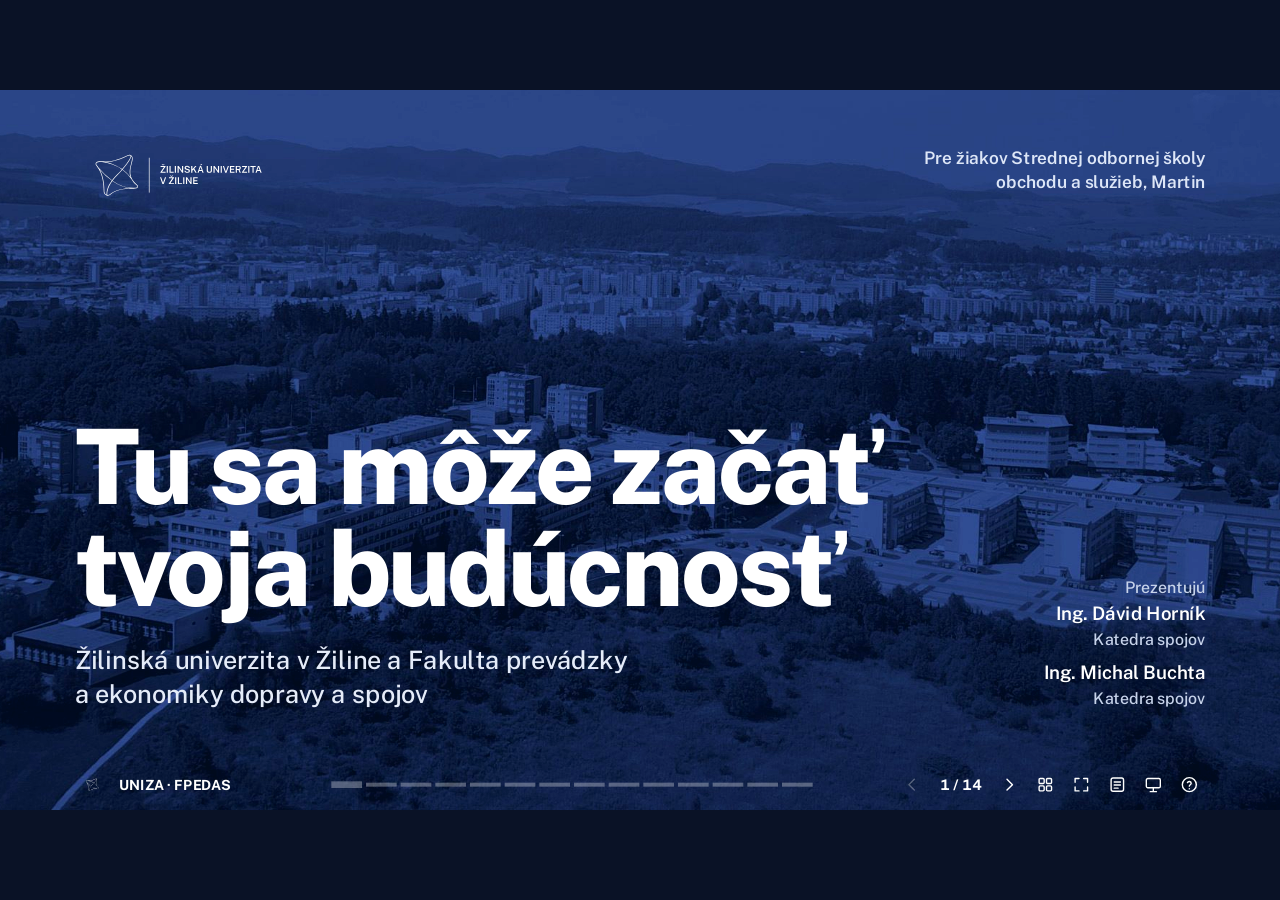
<file: index.html>
<!doctype html>
<html lang="sk">
<head>
<meta charset="utf-8">
<meta name="viewport" content="width=device-width, initial-scale=1">
<title>Študuj na UNIZA a FPEDAS: prezentácia pre SOŠ obchodu a služieb</title>
<meta name="description" content="Interaktívna prezentácia o štúdiu na Žilinskej univerzite v Žiline a Fakulte prevádzky a ekonomiky dopravy a spojov.">
<meta name="theme-color" content="#002D72">
<link rel="icon" href="assets/img/uniza-symbol.svg" type="image/svg+xml">
<link rel="stylesheet" href="css/styles.css">
</head>
<body>

<!-- jedna sada ikon (čiarová, hrúbka 1.8) -->
<svg width="0" height="0" style="position:absolute" aria-hidden="true" focusable="false">
  <symbol id="i-prev" viewBox="0 0 24 24"><path d="M15 5l-7 7 7 7"/></symbol>
  <symbol id="i-next" viewBox="0 0 24 24"><path d="M9 5l7 7-7 7"/></symbol>
  <symbol id="i-full" viewBox="0 0 24 24"><path d="M4 9V4h5M20 9V4h-5M4 15v5h5M20 15v5h-5"/></symbol>
  <symbol id="i-notes" viewBox="0 0 24 24"><rect x="4" y="3.5" width="16" height="17" rx="2.5"/><path d="M8 8.5h8M8 12.5h8M8 16.5h5"/></symbol>
  <symbol id="i-pres" viewBox="0 0 24 24"><rect x="3" y="4" width="18" height="12" rx="2"/><path d="M8 21h8M12 16v5"/></symbol>
  <symbol id="i-src" viewBox="0 0 24 24"><path d="M10 14a4.5 4.5 0 0 0 6.4 0l3-3a4.5 4.5 0 0 0-6.4-6.4l-1 1"/><path d="M14 10a4.5 4.5 0 0 0-6.4 0l-3 3a4.5 4.5 0 0 0 6.4 6.4l1-1"/></symbol>
  <symbol id="i-grid" viewBox="0 0 24 24"><rect x="4" y="4" width="6.5" height="6.5" rx="1.4"/><rect x="13.5" y="4" width="6.5" height="6.5" rx="1.4"/><rect x="4" y="13.5" width="6.5" height="6.5" rx="1.4"/><rect x="13.5" y="13.5" width="6.5" height="6.5" rx="1.4"/></symbol>
  <symbol id="i-help" viewBox="0 0 24 24"><circle cx="12" cy="12" r="9"/><path d="M9.6 9.4a2.5 2.5 0 0 1 4.8.9c0 1.7-2.4 2-2.4 3.6M12 17.2v.1"/></symbol>
  <symbol id="i-bus" viewBox="0 0 24 24"><path d="M5 4h14v12H5zM5 10h14M8 19v-3M16 19v-3M8 13h.01M16 13h.01"/></symbol>
  <symbol id="i-train" viewBox="0 0 24 24"><path d="M7 3h10v12H7zM7 9h10M10 12h.01M14 12h.01M8 15l-3 6M16 15l3 6M6 19h12"/></symbol>
  <symbol id="i-plane" viewBox="0 0 24 24"><path d="M21 12l-8-3V4.5a1.5 1.5 0 0 0-3 0V9l-7 3v2l7-1.5V18l-2.5 2v1.5L12 20l4.5 1.5V20L14 18v-5.5l7 1.5z"/></symbol>
  <symbol id="i-ship" viewBox="0 0 24 24"><path d="M3 15h18l-3 5H6zM6 15V9h12v6M12 9V3M12 3l5 3h-5M2 22c2 0 2-1 4-1s2 1 4 1 2-1 4-1 2 1 4 1 2-1 4-1"/></symbol>
  <symbol id="i-post" viewBox="0 0 24 24"><path d="M2 7h12v11H2zM2 7l6 5 6-5M17 8a4.5 4.5 0 0 1 0 7M19.6 5.5a8 8 0 0 1 0 12"/></symbol>
  <symbol id="i-econ" viewBox="0 0 24 24"><path d="M4 20V10M10 20V6M16 20v-8M3 20h18M14 4h6v6M20 4l-7 7"/></symbol>
  <symbol id="i-quant" viewBox="0 0 24 24"><path d="M17 4H6l6 8-6 8h11"/></symbol>
  <symbol id="i-ig" viewBox="0 0 24 24"><path d="M3 3h18v18H3zM12 8a4 4 0 1 0 0 8a4 4 0 1 0 0-8M17 6.5h.01"/></symbol>
  <symbol id="i-close" viewBox="0 0 24 24"><path d="M6 6l12 12M18 6L6 18"/></symbol>
  <symbol id="i-plus" viewBox="0 0 24 24"><path d="M12 5v14M5 12h14"/></symbol>
  <symbol id="i-minus" viewBox="0 0 24 24"><path d="M5 12h14"/></symbol>
  <symbol id="i-open" viewBox="0 0 24 24"><path d="M12 5v14M5 12h14"/></symbol>
  <symbol id="i-redo" viewBox="0 0 24 24"><path d="M4 12a8 8 0 1 0 2.6-5.9L4 8.5"/><path d="M4 4v4.5h4.5"/></symbol>
</svg>

<div class="viewport" id="viewport">
<div class="stage" id="stage" aria-live="off">

<!-- 01 ÚVOD -->
<section class="slide s-intro dark" id="s-intro" data-title="Úvod" data-theme="dark" aria-label="Úvod">
  <div class="bgimg" role="img" aria-label="Letecký záber kampusu Žilinskej univerzity"></div>
  <div class="veil"></div>
  <img class="logo" src="assets/img/uniza-logo-full-white.svg" alt="Žilinská univerzita v Žiline" data-in style="--i:0">
  <div class="who" data-in style="--i:1">Pre žiakov Strednej odbornej školy<br>obchodu a služieb, Martin</div>
  <div class="main">
    <h1 data-in style="--i:2">Tu sa môže začať tvoja budúcnosť</h1>
    <p class="lead" data-in style="--i:3">Žilinská univerzita v Žiline a Fakulta prevádzky a ekonomiky dopravy a spojov</p>
  </div>
  <div class="pres" data-in style="--i:4"><span>Prezentujú</span><div id="introPres"></div></div>
</section>

<!-- 02 UNIZA -->
<section class="slide s-uniza" id="s-uniza" data-title="UNIZA v skratke" aria-label="UNIZA v skratke">
  <div class="l">
    <div>
      <h2 data-in style="--i:0">Univerzita, ktorá začínala na koľajniciach</h2>
    </div>
    <div class="facts">
      <div class="fact" data-in style="--i:1"><b>1953</b><span>vznik ako Vysoká škola železničná, vyčlenená z ČVUT v Prahe</span></div>
      <div class="fact" data-in style="--i:2"><b>6</b><span>fakúlt: od dopravy cez stroje a stavby po informatiku</span></div>
      <div class="fact" data-in style="--i:3"><b class="num">7 700+</b><span>študentov na univerzite</span></div>
    </div>
  </div>
  <div class="fac-list" id="facList"></div>
</section>

<!-- 03 KAMPUS -->
<section class="slide s-campus" id="s-campus" data-title="Kampus" aria-label="Interaktívna mapa kampusu">
  <div class="mapbox" id="mapbox">
    <svg id="mapsvg" role="group" aria-label="Schematická mapa kampusu Veľký Diel, sever je hore"></svg>
    <div id="maplabs"></div>
    <div class="north" aria-hidden="true"><span>S</span></div>
    <div class="zoom" role="group" aria-label="Priblíženie mapy">
      <button class="zbtn" id="zFull" aria-pressed="false">Celý areál</button>
      <button class="zbtn" id="zCore" aria-pressed="true">Fakulty</button>
    </div>
  </div>
  <div class="cpanel">
    <h2 data-in style="--i:0">Šesť fakúlt, jeden areál</h2>
    <div class="tabs" role="tablist" data-in style="--i:1">
      <button class="tab" role="tab" id="tabF" aria-selected="true">Fakulty</button>
      <button class="tab" role="tab" id="tabL" aria-selected="false">Študentský život</button>
    </div>
    <div class="plist" id="plistMap" data-in style="--i:2"></div>
    <div class="detail" id="mapDetail" aria-live="polite" data-in style="--i:3"></div>
  </div>
  <p class="src-note" style="bottom:86px;left:112px;right:112px;font-size:19px">Schematická mapa, nie je v mierke.</p>
</section>

<!-- 04 PREČO FPEDAS -->
<section class="slide s-why" id="s-why" data-title="Prečo FPEDAS" aria-label="Prečo FPEDAS">
  <h1 data-in style="--i:0">Nie je to len doprava.</h1>
  <p class="lead" data-in style="--i:1">Čo sa stane po kliknutí na Objednať?</p>
  <div class="journey" id="journey" data-in style="--i:2"><div class="jline"><i id="jfill"></i></div></div>
  <div class="jdetail" id="jdetail" aria-live="polite" data-in style="--i:3"></div>
</section>

<!-- 05 KATEDRY -->
<section class="slide s-dept dark" id="s-dept" data-title="Katedry" data-theme="dark" aria-label="Katedry FPEDAS">
  <div class="l">
    <div>
      <img src="assets/img/fpedas-logo-white.svg" alt="FPEDAS" style="height:124px;margin-bottom:40px;--i:0" data-in>
      <h2 data-in style="--i:1">Sedem katedier</h2>
    </div>
    <div class="stats">
      <div class="stat" data-in style="--i:2"><b>1 972</b><span>študentov na fakulte</span></div>
      <div class="stat" data-in style="--i:3"><b>21 306</b><span>absolventov</span></div>
      <div class="stat" data-in style="--i:4"><b>22</b><span>študijných programov vo všetkých stupňoch</span></div>
    </div>
  </div>
  <div class="dgroups" id="dgroups"></div>
</section>

<!-- 06 PROGRAMY -->
<section class="slide s-prog" id="s-prog" data-title="Čo môžeš študovať" aria-label="Bakalárske študijné programy">
  <div>
    <h2 data-in style="--i:0">Na výber až deväť programov</h2>
    <p class="lead" style="max-width:none;font-size:30px;--i:1" data-in>Bakalárske štúdium 2027/2028, denne, 3 roky. Klikni na program.</p>
    <div class="cats" id="cats" data-in style="--i:2"></div>
  </div>
  <div class="pdet" id="pdet" aria-live="polite" data-in style="--i:3"></div>
</section>

<!-- 08 STUPNE -->
<section class="slide s-lev" id="s-lev" data-title="Tri stupne štúdia" aria-label="Tri stupne štúdia">
  <h2 data-in style="--i:0">Tri stupne na jednej fakulte</h2>
  <div class="lev" id="lev" data-in style="--i:1"></div>
  <div class="lnote" id="lnote" aria-live="polite">Klikni na bakalársky program a uvidíš, čo ho nasleduje.</div>
</section>

<!-- 09 PRAX -->
<section class="slide s-prax" id="s-prax" data-title="Štúdium v praxi" aria-label="Štúdium v praxi">
  <div class="band" role="img" aria-label="Letecký záber budovy FPEDAS"></div>
  <img class="logo" src="assets/img/fpedas-logo-white.svg" alt="FPEDAS">
  <h2 data-in style="--i:0">Štúdium nie sú len prednášky</h2>
  <div class="pcards" id="pcards"></div>
</section>

<!-- ŠTIPENDIUM -->
<section class="slide s-stip" id="s-stip" data-title="Štipendium" aria-label="Štipendijný program">
  <div class="l">
    <h2 data-in style="--i:0">Štipendium už počas štúdia</h2>
    <p class="lead" data-in style="--i:1;max-width:32ch">Slovenská pošta platí štipendium študentom Katedry spojov.</p>
    <div class="amts" data-in style="--i:2">
      <div class="amt"><b>750 €</b><span>za semester, ak máš priemer z povinných predmetov do 1,5</span></div>
      <div class="amt"><b>600 €</b><span>za semester, ak máš priemer z povinných predmetov do 2,5</span></div>
    </div>
    <p class="small" data-in style="--i:3">Pre študentov denného štúdia: bakalárske programy Distribučné technológie a služby a Elektronický obchod a manažment (od 3. ročníka) a inžinierske štúdium (od 1. ročníka).</p>
  </div>
  <div class="r" data-in style="--i:2">
    <h3>Ako sa do programu dostaneš</h3>
    <div class="dates">
      <div class="dt"><b>Žiadosť</b><span>vyplníš a pošleš Slovenskej pošte</span></div>
      <div class="dt"><b>Pohovor</b><span>osobný pohovor</span></div>
      <div class="dt"><b>Prehliadka</b><span>lekárska preventívna prehliadka</span></div>
      <div class="dt k"><b>Zmluva</b><span>štipendijná zmluva so Slovenskou poštou</span></div>
    </div>
    <div class="other"><b>Čo z toho máš:</b> tému záverečnej práce, odbornú prax na pracoviskách pošty, zapojenie do projektov a garantované pracovné miesto. <b>Záväzok:</b> po štátnych skúškach trojročná pracovná zmluva.</div>
  </div>
</section>

<!-- 10 PO ŠKOLE -->
<section class="slide s-jobs" id="s-jobs" data-title="Po škole" aria-label="Kde sa uplatníš">
  <h2 data-in style="--i:0">Kde sa môžeš uplatniť</h2>
  <div class="jcols" id="jcols" data-in style="--i:1"></div>
  <div class="jbar" id="jbar" aria-live="polite">Klikni na pozíciu a uvidíš, z ktorého programu vedie.</div>
</section>

<!-- 11 AKO SA DOSTAŤ -->
<section class="slide s-adm" id="s-adm" data-title="Ako sa dostať" aria-label="Ako sa dostať na FPEDAS">
  <div>
    <h2 data-in style="--i:0">Aj bez prijímačiek?</h2>
    <div class="ctl" data-in style="--i:1">
      <div class="seg2" role="group" aria-label="Typ strednej školy">
        <button id="tSos" aria-pressed="true">SOŠ, akadémia</button>
        <button id="tGym" aria-pressed="false">Gymnázium</button>
      </div>
      <div class="step" role="group" aria-label="Priemer za predposledný ročník">
        <button class="rb" id="avgM" aria-label="Znížiť priemer"><svg class="ic"><use href="#i-minus"/></svg></button>
        <div class="v" id="avgV" aria-live="polite">1,5</div>
        <button class="rb" id="avgP" aria-label="Zvýšiť priemer"><svg class="ic"><use href="#i-plus"/></svg></button>
      </div>
    </div>
    <p class="cap" style="margin-bottom:10px;--i:2" data-in>Priemer na koncoročnom vysvedčení za predposledný ročník (nie maturitný). Klávesy <kbd>↑</kbd> <kbd>↓</kbd> menia priemer, <kbd>T</kbd> typ školy. Stredné priemyselné školy majú pri niektorých programoch iné limity (pozri zásady prijatia).</p>
    <div class="admlist" id="admlist" data-in style="--i:3"></div>
  </div>
  <div style="display:flex;flex-direction:column;gap:18px;--i:2" data-in>
    <div class="dates" id="dates"></div>
    <div class="other"><b>Bez skúšky stačí splniť jednu podmienku:</b> priemer (vľavo), úspech v súťaži (Objav PEDAS, Ekonomická olympiáda, Mladý účtovník, súťaž pre obchodné akadémie) alebo SCIO percentil 50 a viac. Maturita zo slovenčiny alebo češtiny. <b>Inak:</b> test zo všeobecných vedomostí, matematiky a cudzieho jazyka. Prihláška stojí 40 € (občania EÚ) a na každý program sa podáva samostatne.</div>
  </div>
</section>

<!-- 12 ŽIVOT -->
<section class="slide s-life" id="s-life" data-title="Život na univerzite" aria-label="Život na univerzite">
  <h2 data-in style="--i:0">Čo ťa čaká mimo prednášok</h2>
  <div class="lifegrid" id="lifegrid"></div>
</section>

<!-- 14 KVÍZ -->
<section class="slide s-quiz" id="s-quiz" data-title="Kvíz" aria-label="Kvíz">
  <div class="l">
    <div class="qprog" id="qprog"></div>
    <div class="qq" id="qq" data-in style="--i:1"></div>
    <div class="fb" id="qfb" aria-live="polite"></div>
  </div>
  <div class="opts" id="opts" data-in style="--i:2"></div>
</section>

<!-- 15 ZÁVER -->
<section class="slide s-end dark" id="s-end" data-title="Záver" data-theme="dark" aria-label="Záver">
  <div class="logos"><img src="assets/img/fpedas-logo-white.svg" alt="FPEDAS, Žilinská univerzita v Žiline"></div>
  <div class="l">
    <h1 data-in style="--i:0">Príď sa pozrieť.</h1>
    <div class="endinfo" data-in style="--i:1">
      <div><span class="k">Deň otvorených dverí</span><b>5. 2. 2027</b></div>
      <div><span class="k">Prihláška do</span><b>31. 3. 2027</b></div>
      <div><span class="k">Študijné oddelenie</span><b>fpedas-studref@uniza.sk</b></div>
      <div><span class="k">Telefón</span><b>+421 41 513 30 53</b></div>
      <div><span class="k">Adresa</span><b>Univerzitná 8215/1, Žilina</b></div>
    </div>
    <div class="social" data-in style="--i:2">
      <div class="k">Sleduj fakultu: vždy najnovšie info a akcie</div>
      <a class="soc" href="https://www.instagram.com/fpedas_uniza/" target="_blank" rel="noopener"><span class="soc-ic"><svg class="ic"><use href="#i-ig"/></svg></span><span class="soc-tx"><b>Instagram</b><span>@fpedas_uniza</span></span><img class="soc-qr" src="assets/qr/instagram.svg" alt="QR kód: Instagram FPEDAS"></a>
    </div>
    <p class="endmap" data-in style="--i:2">Interaktívna mapa areálu: uvedená na oficiálnej mape UNIZA ako campus.uniza.sk</p>
  </div>
  <div class="qrs" data-in style="--i:2">
    <a class="qr" href="https://www.fpedas.uniza.sk/sk/uchadzaci/moznosti-studia/bakalarske-studium" target="_blank" rel="noopener"><img src="assets/qr/studium.svg" alt="QR kód: bakalárske štúdium FPEDAS"><b>Ponuka štúdia</b><span>fpedas.uniza.sk, bakalárske štúdium</span></a>
    <a class="qr" href="https://www.fpedas.uniza.sk/sk/uchadzaci/vseobecne-informacie/prijimacie-konania" target="_blank" rel="noopener"><img src="assets/qr/prijimacky.svg" alt="QR kód: prijímacie konanie FPEDAS"><b>Prijímacie konanie</b><span>fpedas.uniza.sk, termíny a podmienky</span></a>
    <a class="qr" href="https://vzdelavanie.uniza.sk/prijimacky/index.php" target="_blank" rel="noopener"><img src="assets/qr/prihlaska.svg" alt="QR kód: elektronická prihláška"><b>Elektronická prihláška</b><span>vzdelavanie.uniza.sk/prijimacky</span></a>
  </div>
</section>

<!-- pätka -->
<div class="foot" id="foot">
  <div class="brand"><img id="footLogo" src="assets/img/uniza-symbol.svg" alt=""><span id="footLabel">UNIZA · FPEDAS</span></div>
  <div class="segs" id="segs" role="group" aria-label="Slajdy"></div>
  <div class="ctrls">
    <button class="ctrl" id="bPrev" aria-label="Predchádzajúci slajd (šípka vľavo)" title="Predchádzajúci (←)"><svg class="ic"><use href="#i-prev"/></svg></button>
    <span class="count" id="count">1 / 14</span>
    <button class="ctrl" id="bNext" aria-label="Ďalší slajd (šípka vpravo alebo medzerník)" title="Ďalší (→ alebo medzerník)"><svg class="ic"><use href="#i-next"/></svg></button>
    <button class="ctrl" id="bGrid" aria-label="Prehľad slajdov (G)" title="Prehľad slajdov (G)"><svg class="ic"><use href="#i-grid"/></svg></button>
    <button class="ctrl" id="bFull" aria-label="Celá obrazovka (F)" title="Celá obrazovka (F)"><svg class="ic"><use href="#i-full"/></svg></button>
    <button class="ctrl" id="bNotes" aria-label="Poznámky (N)" title="Poznámky (N)"><svg class="ic"><use href="#i-notes"/></svg></button>
    <button class="ctrl" id="bPres" aria-label="Okno prezentujúceho (P)" title="Okno prezentujúceho (P)"><svg class="ic"><use href="#i-pres"/></svg></button>
    <button class="ctrl" id="bHelp" aria-label="Ovládanie (?)" title="Ovládanie (?)"><svg class="ic"><use href="#i-help"/></svg></button>
  </div>
</div>

</div><!-- /stage -->
</div><!-- /viewport -->

<div class="rot">Otoč zariadenie na šírku. Prezentácia má pomer strán 16:9.</div>

<script src="js/data.js"></script>
<script src="js/campus-data.js"></script>
<script src="js/map.js"></script>
<script src="js/app.js"></script>
<script src="js/typo.js"></script>
</body>
</html>
</file>
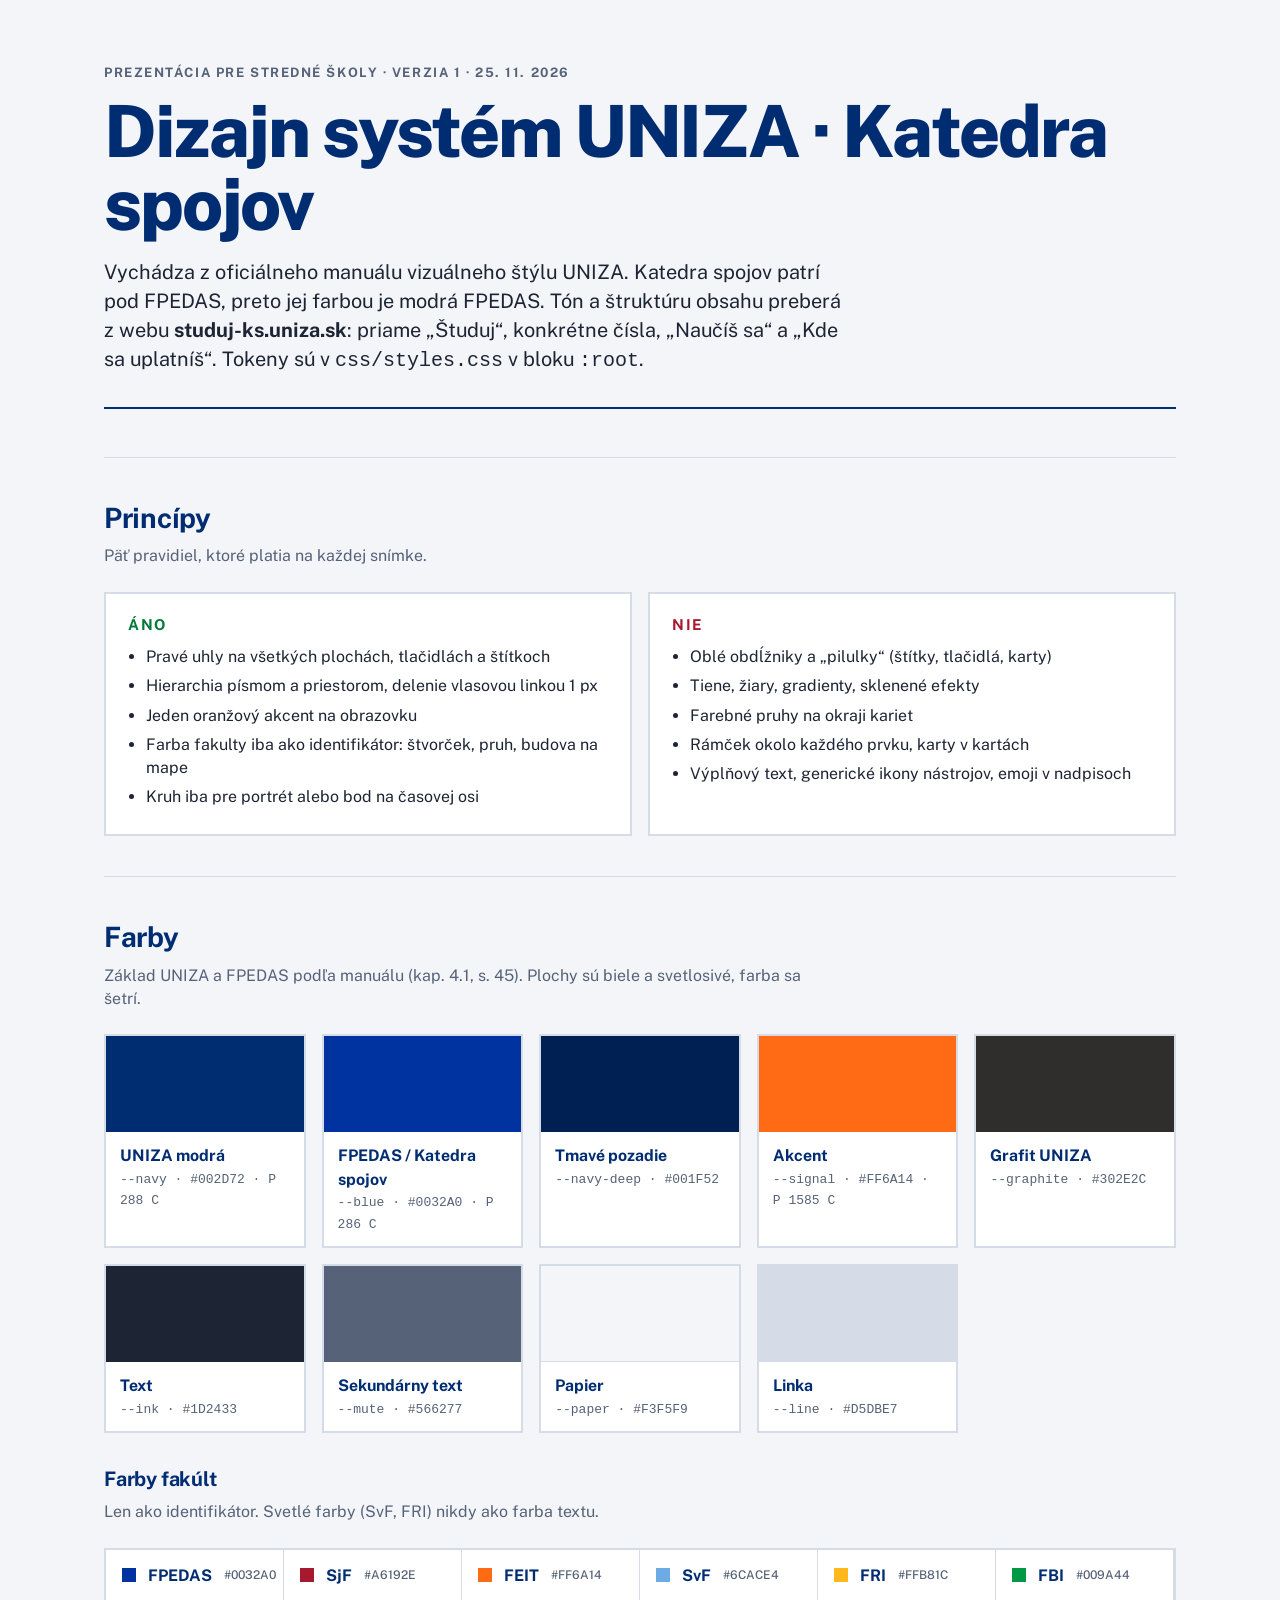
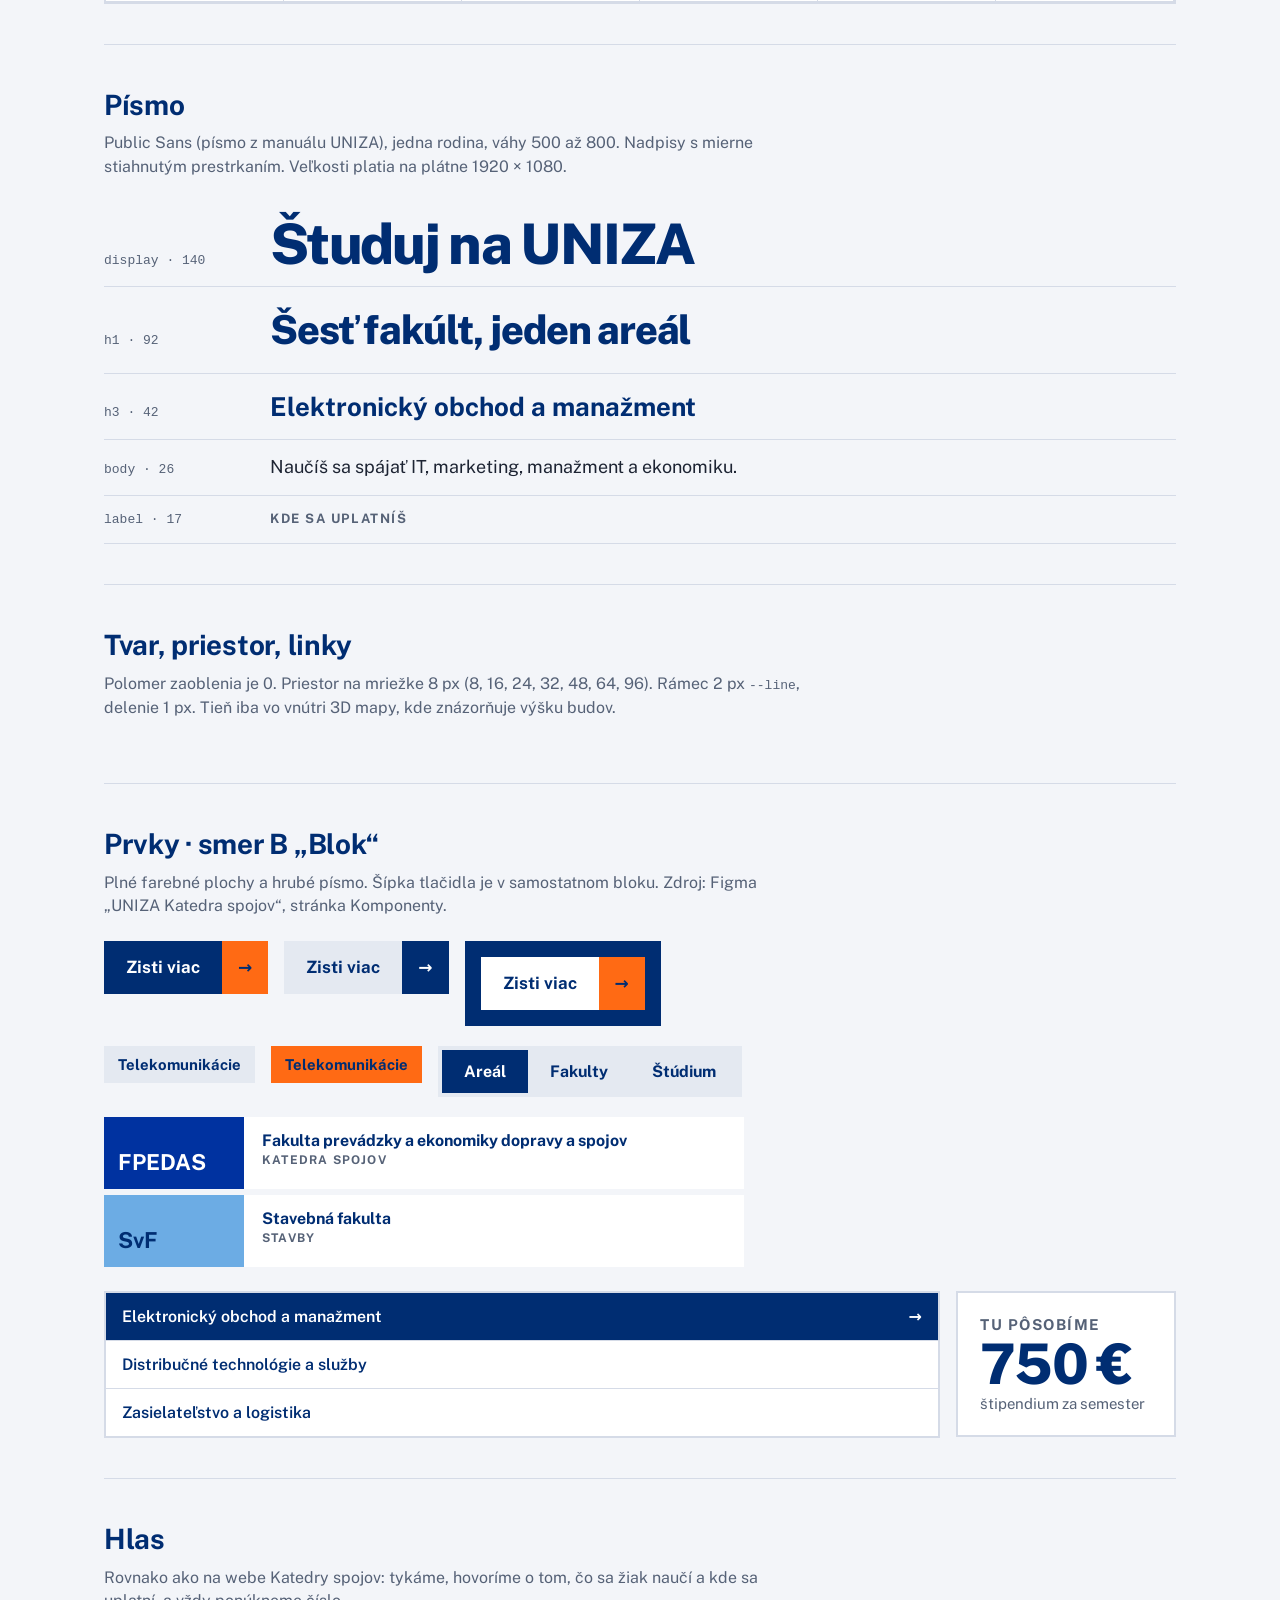
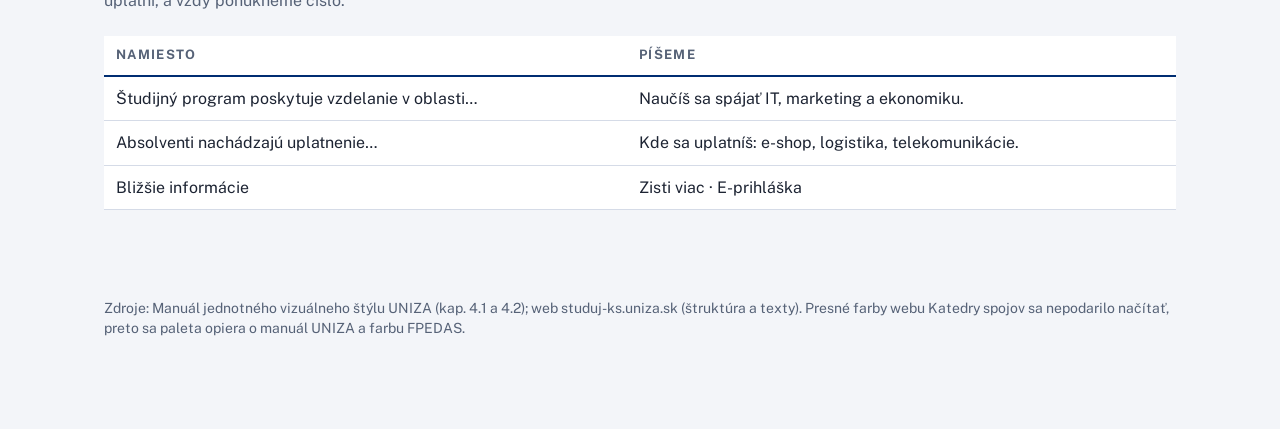
<file: dizajn-system.html>
<!doctype html>
<html lang="sk">
<head>
<meta charset="utf-8">
<meta name="viewport" content="width=device-width,initial-scale=1">
<title>Dizajn systém UNIZA · Katedra spojov</title>
<style>
@font-face{font-family:"Public Sans";src:url("assets/fonts/PublicSans-var.woff2") format("woff2");font-weight:100 900;font-display:swap}
:root{--navy:#002D72;--navy-deep:#001F52;--blue:#0032A0;--graphite:#302E2C;--ink:#1D2433;--mute:#566277;--paper:#F3F5F9;--surface:#fff;--line:#D5DBE7;--line-2:#B7C1D3;--signal:#FF6A14}
*{box-sizing:border-box;margin:0;padding:0;border-radius:0}
body{font-family:"Public Sans",system-ui,Arial,sans-serif;background:var(--paper);color:var(--ink);line-height:1.45;-webkit-font-smoothing:antialiased}
.wrap{max-width:1120px;margin:0 auto;padding:64px 24px 96px}
header{border-bottom:2px solid var(--navy);padding-bottom:32px;margin-bottom:48px}
.kick{font-size:13px;font-weight:700;letter-spacing:.12em;text-transform:uppercase;color:var(--mute)}
h1{font-size:clamp(40px,6vw,72px);line-height:1.02;letter-spacing:-.03em;color:var(--navy);font-weight:800;margin:12px 0 16px}
h2{font-size:28px;letter-spacing:-.01em;color:var(--navy);margin-bottom:6px}
section{padding:40px 0;border-top:1px solid var(--line)}
section>p.d{color:var(--mute);max-width:70ch;margin-bottom:24px}
.lead{font-size:20px;max-width:62ch;color:var(--ink)}
.grid{display:grid;gap:16px;grid-template-columns:repeat(auto-fill,minmax(200px,1fr))}
.sw{background:var(--surface);border:2px solid var(--line)}
.sw i{display:block;height:96px}
.sw div{padding:12px 14px;font-size:14px}
.sw b{display:block;font-size:16px;color:var(--navy)}
.sw code{color:var(--mute);font-size:13px}
.fac{display:grid;grid-template-columns:repeat(auto-fill,minmax(160px,1fr));border:2px solid var(--line);background:var(--surface)}
.fac div{display:flex;gap:12px;align-items:center;padding:14px 16px;border-right:1px solid var(--line);border-bottom:1px solid var(--line);font-weight:700;color:var(--navy)}
.fac i{width:14px;height:14px;flex:none}
.fac small{display:block;font-weight:500;color:var(--mute);font-size:12px}
.type>div{display:grid;grid-template-columns:150px 1fr;gap:16px;align-items:baseline;padding:14px 0;border-bottom:1px solid var(--line)}
.type code{font-size:13px;color:var(--mute)}
.do{display:grid;grid-template-columns:1fr 1fr;gap:16px}
@media(max-width:700px){.do{grid-template-columns:1fr}.type>div{grid-template-columns:1fr}}
.box{background:var(--surface);border:2px solid var(--line);padding:20px 22px}
.box h3{font-size:15px;letter-spacing:.1em;text-transform:uppercase;margin-bottom:10px}
.yes h3{color:#007A36}.no h3{color:#A6192E}
.box li{margin:6px 0 6px 18px}
.demo{display:flex;flex-wrap:wrap;gap:16px;align-items:flex-start}
.btn{display:inline-flex;align-items:stretch;font-weight:700;font-size:17px;color:var(--navy);background:#E4E9F1}
.btn span{padding:14px 22px}.btn i{font-style:normal;display:flex;align-items:center;padding:0 16px;background:var(--navy);color:#fff}
.btn.p{background:var(--navy);color:#fff}.btn.p i{background:var(--signal);color:var(--navy)}
.dk{background:var(--navy);padding:16px;display:inline-flex}.dk .btn{background:#fff}.dk .btn i{background:var(--signal);color:var(--navy)}
.chip{display:inline-block;padding:8px 14px;background:#E4E9F1;color:var(--navy);font-weight:700;font-size:15px}.chip.m{background:var(--signal)}
.seg{display:inline-flex;background:#E4E9F1;padding:4px}.seg span{padding:10px 22px;font-weight:700;color:var(--navy)}.seg .on{background:var(--navy);color:#fff}
.fc{display:grid;grid-template-columns:140px 1fr;margin-bottom:6px;max-width:640px}.fc b{display:flex;align-items:flex-end;padding:10px 14px;font-size:22px;color:#fff;min-height:72px}.fc div{background:#fff;padding:12px 18px;color:var(--navy);font-weight:700}.fc small{display:block;font-size:12px;letter-spacing:.1em;text-transform:uppercase;color:var(--mute);font-weight:700}
.label{font-size:13px;font-weight:700;letter-spacing:.1em;text-transform:uppercase;color:var(--signal)}
.list{background:var(--surface);border:2px solid var(--line);min-width:300px;flex:1}
.list div{padding:12px 16px;border-top:1px solid var(--line);color:var(--navy);font-weight:600;display:flex;justify-content:space-between}
.list div:first-child{border-top:0}
.list .on{background:var(--navy);color:#fff}
.stat{background:var(--surface);border:2px solid var(--line);padding:20px 22px;min-width:220px}
.stat b{display:block;font-size:56px;line-height:1;color:var(--navy);letter-spacing:-.03em;font-weight:800}
.stat span{color:var(--mute);font-size:15px}
.voice td{padding:10px 12px;border-bottom:1px solid var(--line);vertical-align:top}
.voice th{text-align:left;padding:10px 12px;font-size:13px;letter-spacing:.1em;text-transform:uppercase;color:var(--mute);border-bottom:2px solid var(--navy)}
table{border-collapse:collapse;width:100%;background:var(--surface)}
footer{margin-top:48px;font-size:14px;color:var(--mute)}
</style>
</head>
<body>
<div class="wrap">
<header>
  <div class="kick">Prezentácia pre stredné školy · verzia 1 · 25. 11. 2026</div>
  <h1>Dizajn systém UNIZA · Katedra spojov</h1>
  <p class="lead">Vychádza z oficiálneho manuálu vizuálneho štýlu UNIZA. Katedra spojov patrí pod FPEDAS, preto jej farbou je modrá FPEDAS. Tón a štruktúru obsahu preberá z webu <b>studuj-ks.uniza.sk</b>: priame „Študuj“, konkrétne čísla, „Naučíš sa“ a „Kde sa uplatníš“. Tokeny sú v <code>css/styles.css</code> v bloku <code>:root</code>.</p>
</header>

<section>
  <h2>Princípy</h2>
  <p class="d">Päť pravidiel, ktoré platia na každej snímke.</p>
  <div class="do">
    <div class="box yes"><h3>Áno</h3><ul>
      <li>Pravé uhly na všetkých plochách, tlačidlách a štítkoch</li>
      <li>Hierarchia písmom a priestorom, delenie vlasovou linkou 1 px</li>
      <li>Jeden oranžový akcent na obrazovku</li>
      <li>Farba fakulty iba ako identifikátor: štvorček, pruh, budova na mape</li>
      <li>Kruh iba pre portrét alebo bod na časovej osi</li>
    </ul></div>
    <div class="box no"><h3>Nie</h3><ul>
      <li>Oblé obdĺžniky a „pilulky“ (štítky, tlačidlá, karty)</li>
      <li>Tiene, žiary, gradienty, sklenené efekty</li>
      <li>Farebné pruhy na okraji kariet</li>
      <li>Rámček okolo každého prvku, karty v kartách</li>
      <li>Výplňový text, generické ikony nástrojov, emoji v nadpisoch</li>
    </ul></div>
  </div>
</section>

<section>
  <h2>Farby</h2>
  <p class="d">Základ UNIZA a FPEDAS podľa manuálu (kap. 4.1, s. 45). Plochy sú biele a svetlosivé, farba sa šetrí.</p>
  <div class="grid">
    <div class="sw"><i style="background:#002D72"></i><div><b>UNIZA modrá</b><code>--navy · #002D72 · P 288 C</code></div></div>
    <div class="sw"><i style="background:#0032A0"></i><div><b>FPEDAS / Katedra spojov</b><code>--blue · #0032A0 · P 286 C</code></div></div>
    <div class="sw"><i style="background:#001F52"></i><div><b>Tmavé pozadie</b><code>--navy-deep · #001F52</code></div></div>
    <div class="sw"><i style="background:#FF6A14"></i><div><b>Akcent</b><code>--signal · #FF6A14 · P 1585 C</code></div></div>
    <div class="sw"><i style="background:#302E2C"></i><div><b>Grafit UNIZA</b><code>--graphite · #302E2C</code></div></div>
    <div class="sw"><i style="background:#1D2433"></i><div><b>Text</b><code>--ink · #1D2433</code></div></div>
    <div class="sw"><i style="background:#566277"></i><div><b>Sekundárny text</b><code>--mute · #566277</code></div></div>
    <div class="sw"><i style="background:#F3F5F9;border-bottom:1px solid #D5DBE7"></i><div><b>Papier</b><code>--paper · #F3F5F9</code></div></div>
    <div class="sw"><i style="background:#D5DBE7"></i><div><b>Linka</b><code>--line · #D5DBE7</code></div></div>
  </div>
  <h2 style="margin-top:32px;font-size:20px">Farby fakúlt</h2>
  <p class="d">Len ako identifikátor. Svetlé farby (SvF, FRI) nikdy ako farba textu.</p>
  <div class="fac">
    <div><i style="background:#0032A0"></i>FPEDAS<small>#0032A0</small></div>
    <div><i style="background:#A6192E"></i>SjF<small>#A6192E</small></div>
    <div><i style="background:#FF6A14"></i>FEIT<small>#FF6A14</small></div>
    <div><i style="background:#6CACE4"></i>SvF<small>#6CACE4</small></div>
    <div><i style="background:#FFB81C"></i>FRI<small>#FFB81C</small></div>
    <div><i style="background:#009A44"></i>FBI<small>#009A44</small></div>
  </div>
</section>

<section class="type">
  <h2>Písmo</h2>
  <p class="d">Public Sans (písmo z manuálu UNIZA), jedna rodina, váhy 500 až 800. Nadpisy s mierne stiahnutým prestrkaním. Veľkosti platia na plátne 1920 × 1080.</p>
  <div><code>display · 140</code><span style="font-size:56px;font-weight:800;letter-spacing:-.03em;color:var(--navy);line-height:1">Študuj na UNIZA</span></div>
  <div><code>h1 · 92</code><span style="font-size:40px;font-weight:800;letter-spacing:-.03em;color:var(--navy)">Šesť fakúlt, jeden areál</span></div>
  <div><code>h3 · 42</code><span style="font-size:26px;font-weight:700;color:var(--navy)">Elektronický obchod a manažment</span></div>
  <div><code>body · 26</code><span style="font-size:18px">Naučíš sa spájať IT, marketing, manažment a ekonomiku.</span></div>
  <div><code>label · 17</code><span class="kick">Kde sa uplatníš</span></div>
</section>

<section>
  <h2>Tvar, priestor, linky</h2>
  <p class="d">Polomer zaoblenia je 0. Priestor na mriežke 8 px (8, 16, 24, 32, 48, 64, 96). Rámec 2 px <code>--line</code>, delenie 1 px. Tieň iba vo vnútri 3D mapy, kde znázorňuje výšku budov.</p>
</section>

<section>
  <h2>Prvky · smer B „Blok“</h2>
  <p class="d">Plné farebné plochy a hrubé písmo. Šípka tlačidla je v samostatnom bloku. Zdroj: Figma „UNIZA Katedra spojov“, stránka Komponenty.</p>
  <div class="demo">
    <span class="btn p"><span>Zisti viac</span><i>→</i></span>
    <span class="btn"><span>Zisti viac</span><i>→</i></span>
    <span class="dk"><span class="btn"><span>Zisti viac</span><i>→</i></span></span>
  </div>
  <div class="demo" style="margin-top:20px">
    <span class="chip">Telekomunikácie</span><span class="chip m">Telekomunikácie</span>
    <span class="seg"><span class="on">Areál</span><span>Fakulty</span><span>Štúdium</span></span>
  </div>
  <div style="margin-top:20px">
    <div class="fc"><b style="background:#0032A0">FPEDAS</b><div>Fakulta prevádzky a ekonomiky dopravy a spojov<small>Katedra spojov</small></div></div>
    <div class="fc"><b style="background:#6CACE4;color:#002D72">SvF</b><div>Stavebná fakulta<small>Stavby</small></div></div>
  </div>
  <div class="demo" style="margin-top:24px">
    <div class="list"><div class="on">Elektronický obchod a manažment <span>→</span></div><div>Distribučné technológie a služby</div><div>Zasielateľstvo a logistika</div></div>
    <div class="stat"><span class="label">tu pôsobíme</span><b>750 €</b><span>štipendium za semester</span></div>
  </div>
</section>

<section>
  <h2>Hlas</h2>
  <p class="d">Rovnako ako na webe Katedry spojov: tykáme, hovoríme o tom, čo sa žiak naučí a kde sa uplatní, a vždy ponúkneme číslo.</p>
  <table class="voice">
    <tr><th>Namiesto</th><th>Píšeme</th></tr>
    <tr><td>Študijný program poskytuje vzdelanie v oblasti…</td><td>Naučíš sa spájať IT, marketing a ekonomiku.</td></tr>
    <tr><td>Absolventi nachádzajú uplatnenie…</td><td>Kde sa uplatníš: e-shop, logistika, telekomunikácie.</td></tr>
    <tr><td>Bližšie informácie</td><td>Zisti viac · E-prihláška</td></tr>
  </table>
</section>

<footer>Zdroje: Manuál jednotného vizuálneho štýlu UNIZA (kap. 4.1 a 4.2); web studuj-ks.uniza.sk (štruktúra a texty). Presné farby webu Katedry spojov sa nepodarilo načítať, preto sa paleta opiera o manuál UNIZA a farbu FPEDAS.</footer>
</div>
</body>
</html>
</file>
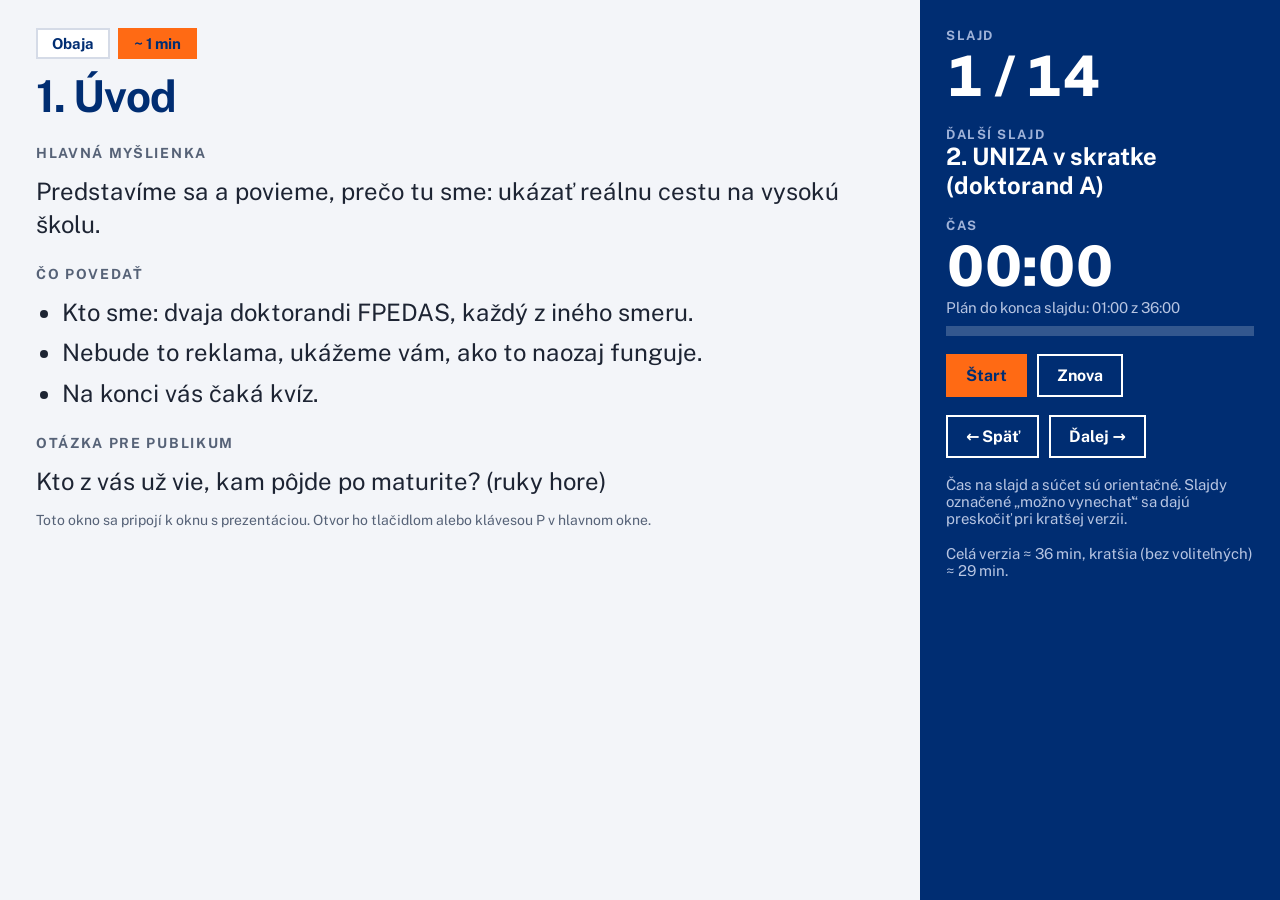
<file: presenter.html>
<!doctype html>
<html lang="sk">
<head>
<meta charset="utf-8">
<meta name="viewport" content="width=device-width, initial-scale=1">
<title>Prezentujúci: poznámky a časovač</title>
<style>
@font-face{font-family:"Public Sans";src:url("assets/fonts/PublicSans-var.woff2") format("woff2");font-weight:100 900;font-display:swap}
:root{--navy:#002D72;--ink:#1D2433;--mute:#566277;--paper:#F3F5F9;--line:#D5DBE7;--signal:#FF6A14}
*{box-sizing:border-box;margin:0;padding:0}
body{font-family:"Public Sans","Segoe UI",system-ui,sans-serif;background:var(--paper);color:var(--ink);height:100vh;display:grid;grid-template-columns:1fr 360px;gap:0;overflow:hidden}
main{padding:28px 36px;overflow:auto;display:flex;flex-direction:column;gap:14px}
aside{background:var(--navy);color:#fff;padding:28px 26px;display:flex;flex-direction:column;gap:18px;overflow:auto}
.chips{display:flex;gap:8px;flex-wrap:wrap}
.chip{display:inline-flex;padding:5px 14px;border-radius:0;border:2px solid var(--line);font-size:15px;font-weight:700;color:var(--navy);background:#fff}
.chip.m{background:var(--signal);border-color:var(--signal)}
h1{font-size:44px;line-height:1.05;letter-spacing:-.02em;color:var(--navy)}
h2{font-size:14px;text-transform:uppercase;letter-spacing:.12em;color:var(--mute);margin-top:12px}
p,li{font-size:24px;line-height:1.35}
ul{padding-left:26px;display:flex;flex-direction:column;gap:8px}
.big{font-size:56px;font-weight:800;font-variant-numeric:tabular-nums;letter-spacing:-.02em}
.sm{font-size:15px;color:#B7C5E2}
aside h3{font-size:13px;text-transform:uppercase;letter-spacing:.12em;color:#9FB2D8}
.next{font-size:24px;font-weight:700;line-height:1.2}
button{font:inherit;cursor:pointer;border:2px solid #fff;background:transparent;color:#fff;border-radius:0;padding:10px 18px;font-weight:700;font-size:16px}
button:hover{background:#fff;color:var(--navy)}
button.main{background:var(--signal);border-color:var(--signal);color:var(--navy)}
.row{display:flex;gap:10px;flex-wrap:wrap}
.over{color:var(--signal)}
:focus-visible{outline:4px solid var(--signal);outline-offset:3px}
.bar{height:10px;border-radius:0;background:rgba(255,255,255,.2);overflow:hidden}.bar i{display:block;height:100%;background:var(--signal);width:0}
.conn{font-size:14px;color:var(--mute)}
</style>
</head>
<body>
<main>
  <div class="chips" id="chips"></div>
  <h1 id="title">Čakám na hlavné okno…</h1>
  <h2>Hlavná myšlienka</h2><p id="idea"></p>
  <h2>Čo povedať</h2><ul id="say"></ul>
  <h2>Otázka pre publikum</h2><p id="ask"></p>
  <div class="conn" id="conn">Toto okno sa pripojí k oknu s prezentáciou. Otvor ho tlačidlom alebo klávesou P v hlavnom okne.</div>
</main>
<aside>
  <div><h3>Slajd</h3><div class="big" id="num">–</div></div>
  <div><h3>Ďalší slajd</h3><div class="next" id="nextT">–</div></div>
  <div><h3>Čas</h3><div class="big" id="clock">00:00</div>
    <div class="sm" id="plan"></div><div class="bar" style="margin-top:10px"><i id="barI"></i></div></div>
  <div class="row"><button class="main" id="bt">Štart</button><button id="br">Znova</button></div>
  <div class="row"><button id="bp">← Späť</button><button id="bn">Ďalej →</button></div>
  <div class="sm">Čas na slajd a súčet sú orientačné. Slajdy označené „možno vynechať“ sa dajú preskočiť pri kratšej verzii.</div>
  <div class="sm" id="short"></div>
</aside>
<script src="js/data.js"></script>
<script>
(function(){
  'use strict';
  var N=window.DECK.NOTES, cur=0, t0=0, acc=0, running=false;
  function $(i){return document.getElementById(i)}
  function esc(s){return String(s).replace(/[&<>"]/g,function(c){return {'&':'&amp;','<':'&lt;','>':'&gt;','"':'&quot;'}[c]})}
  var total=N.reduce(function(a,n){return a+n.min},0), short=N.filter(function(n){return !n.opt}).reduce(function(a,n){return a+n.min},0);
  $('short').textContent='Celá verzia ≈ '+Math.round(total)+' min, kratšia (bez voliteľných) ≈ '+Math.round(short)+' min.';
  function who(n){var P=window.DECK.PRESENTERS;return n.who==='AB'?'Obaja':n.who==='A'?'Doktorand A, '+P.A.dept:'Doktorand B, '+P.B.dept}
  function fmt(s){s=Math.max(0,Math.round(s));var m=Math.floor(s/60),x=s%60;return (m<10?'0':'')+m+':'+(x<10?'0':'')+x}
  function render(){
    var n=N[cur];
    $('chips').innerHTML='<span class="chip">'+esc(who(n))+'</span><span class="chip m">~ '+String(n.min).replace('.',',')+' min</span>'+(n.opt?'<span class="chip">možno vynechať</span>':'');
    $('title').textContent=(cur+1)+'. '+n.title; $('idea').textContent=n.idea;
    $('say').innerHTML=n.say.map(function(x){return '<li>'+esc(x)+'</li>'}).join(''); $('ask').textContent=n.ask;
    $('num').textContent=(cur+1)+' / '+N.length; $('nextT').textContent=cur<N.length-1?(cur+2)+'. '+N[cur+1].title+' ('+(N[cur+1].who==='AB'?'obaja':N[cur+1].who==='A'?'doktorand A':'doktorand B')+')':'Koniec';
    tick();
  }
  function elapsed(){return acc+(running?(Date.now()-t0)/1000:0)}
  function tick(){
    var e=elapsed(), planned=N.slice(0,cur).reduce(function(a,n){return a+n.min*60},0);
    $('clock').textContent=fmt(e);
    var diff=e-planned-N[cur].min*60; // oproti koncu plánu pre aktuálny slajd
    $('plan').innerHTML='Plán do konca slajdu: '+fmt(planned+N[cur].min*60)+' z '+fmt(total*60)+(running?'. <span class="'+(diff>0?'over':'')+'">'+(diff>0?'+':'')+fmt(Math.abs(diff))+(diff>0?' po pláne':' v rezerve')+'</span>':'');
    $('barI').style.width=Math.min(100,e/(total*60)*100)+'%';
  }
  setInterval(tick,500);
  $('bt').onclick=function(){ if(running){acc=elapsed();running=false;this.textContent='Pokračovať'}else{t0=Date.now();running=true;this.textContent='Pauza'} tick() };
  $('br').onclick=function(){acc=0;running=false;$('bt').textContent='Štart';tick()};
  function send(n){ if(window.opener&&!window.opener.closed) window.opener.postMessage({type:'go',n:n},'*') }
  $('bn').onclick=function(){send(Math.min(N.length-1,cur+1))}; $('bp').onclick=function(){send(Math.max(0,cur-1))};
  document.addEventListener('keydown',function(e){
    if(e.key==='ArrowRight'||e.key==='PageDown'||e.key===' '){e.preventDefault();send(e.shiftKey&&e.key===' '?Math.max(0,cur-1):Math.min(N.length-1,cur+1))}
    else if(e.key==='ArrowLeft'||e.key==='PageUp'){e.preventDefault();send(Math.max(0,cur-1))}
    else if(e.key==='t'||e.key==='T'){$('bt').click()}
  });
  window.addEventListener('message',function(ev){var m=ev.data;if(m&&m.type==='state'){cur=m.n;if(!running&&acc===0&&cur===0){} render();$('conn').textContent='Pripojené k oknu s prezentáciou.'}});
  if(window.opener) window.opener.postMessage({type:'hello'},'*');
  render();
})();
</script>
<script src="js/typo.js"></script>
</body>
</html>
</file>
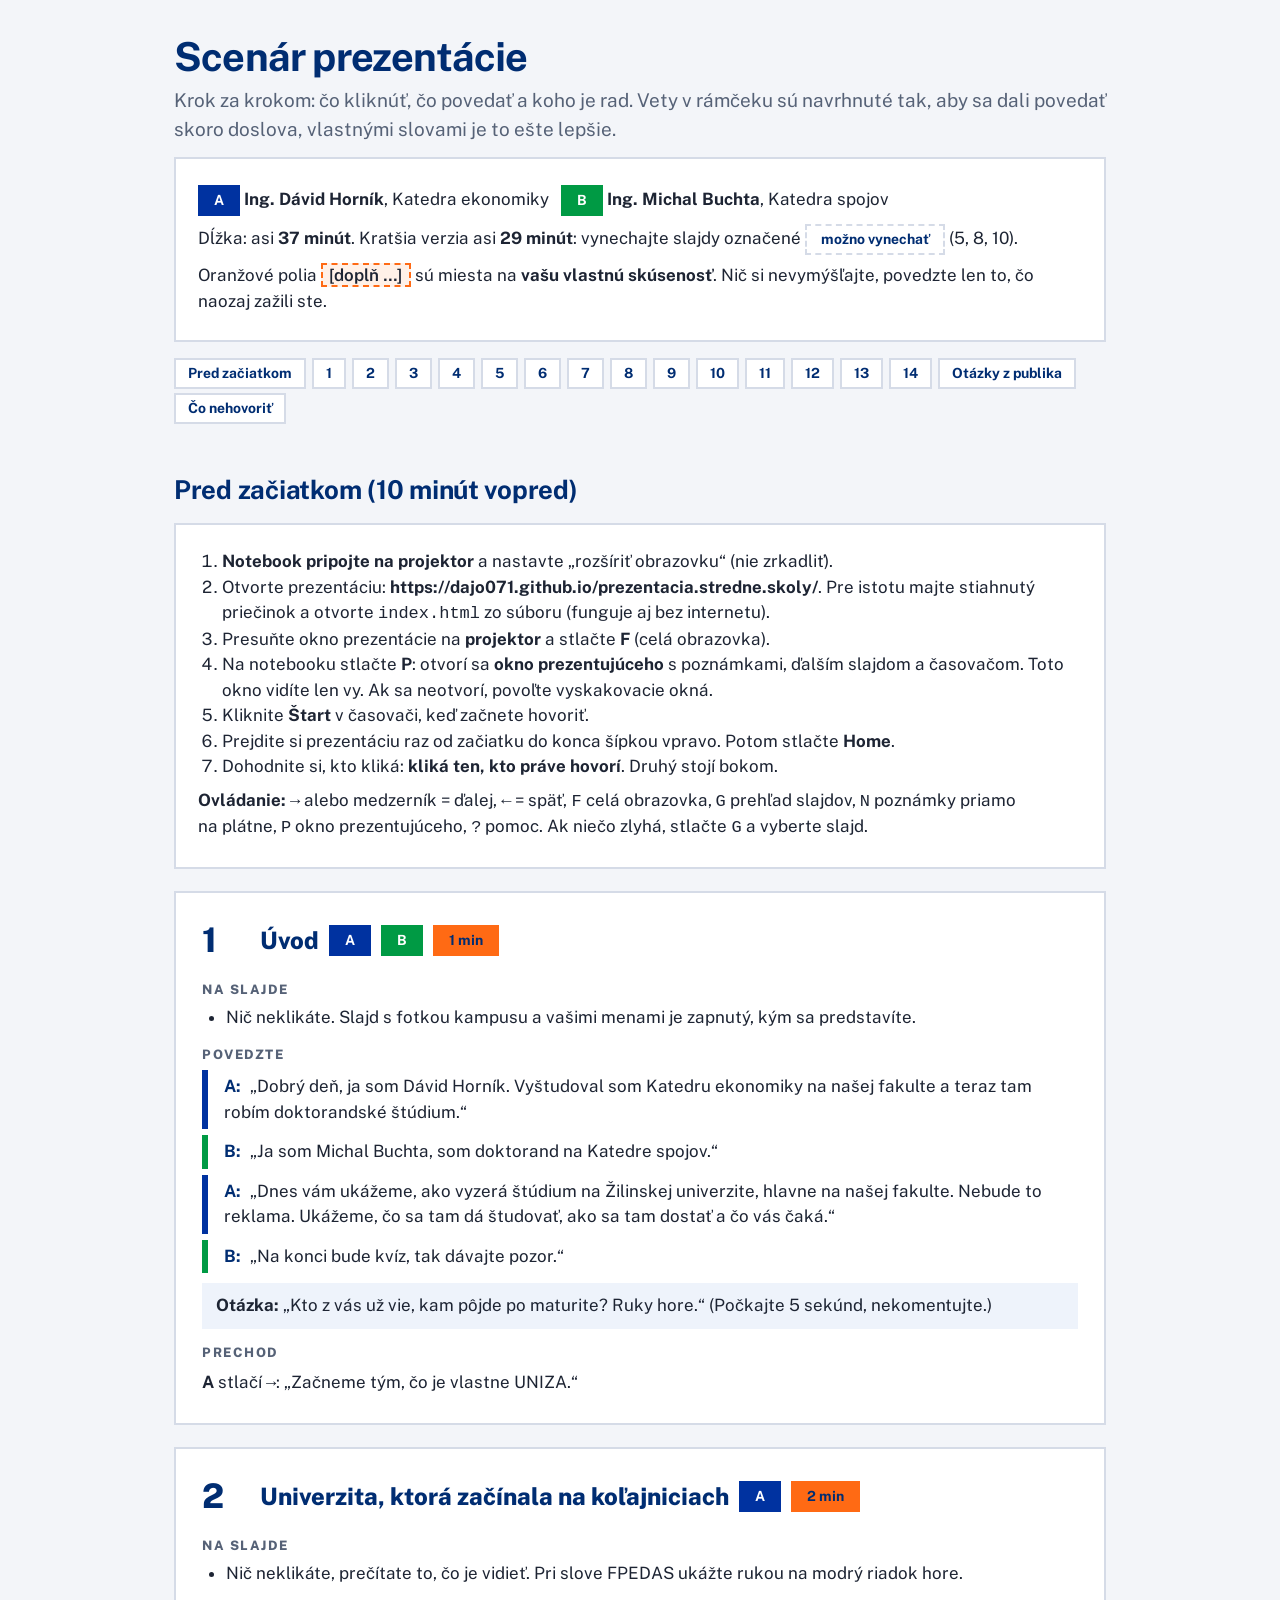
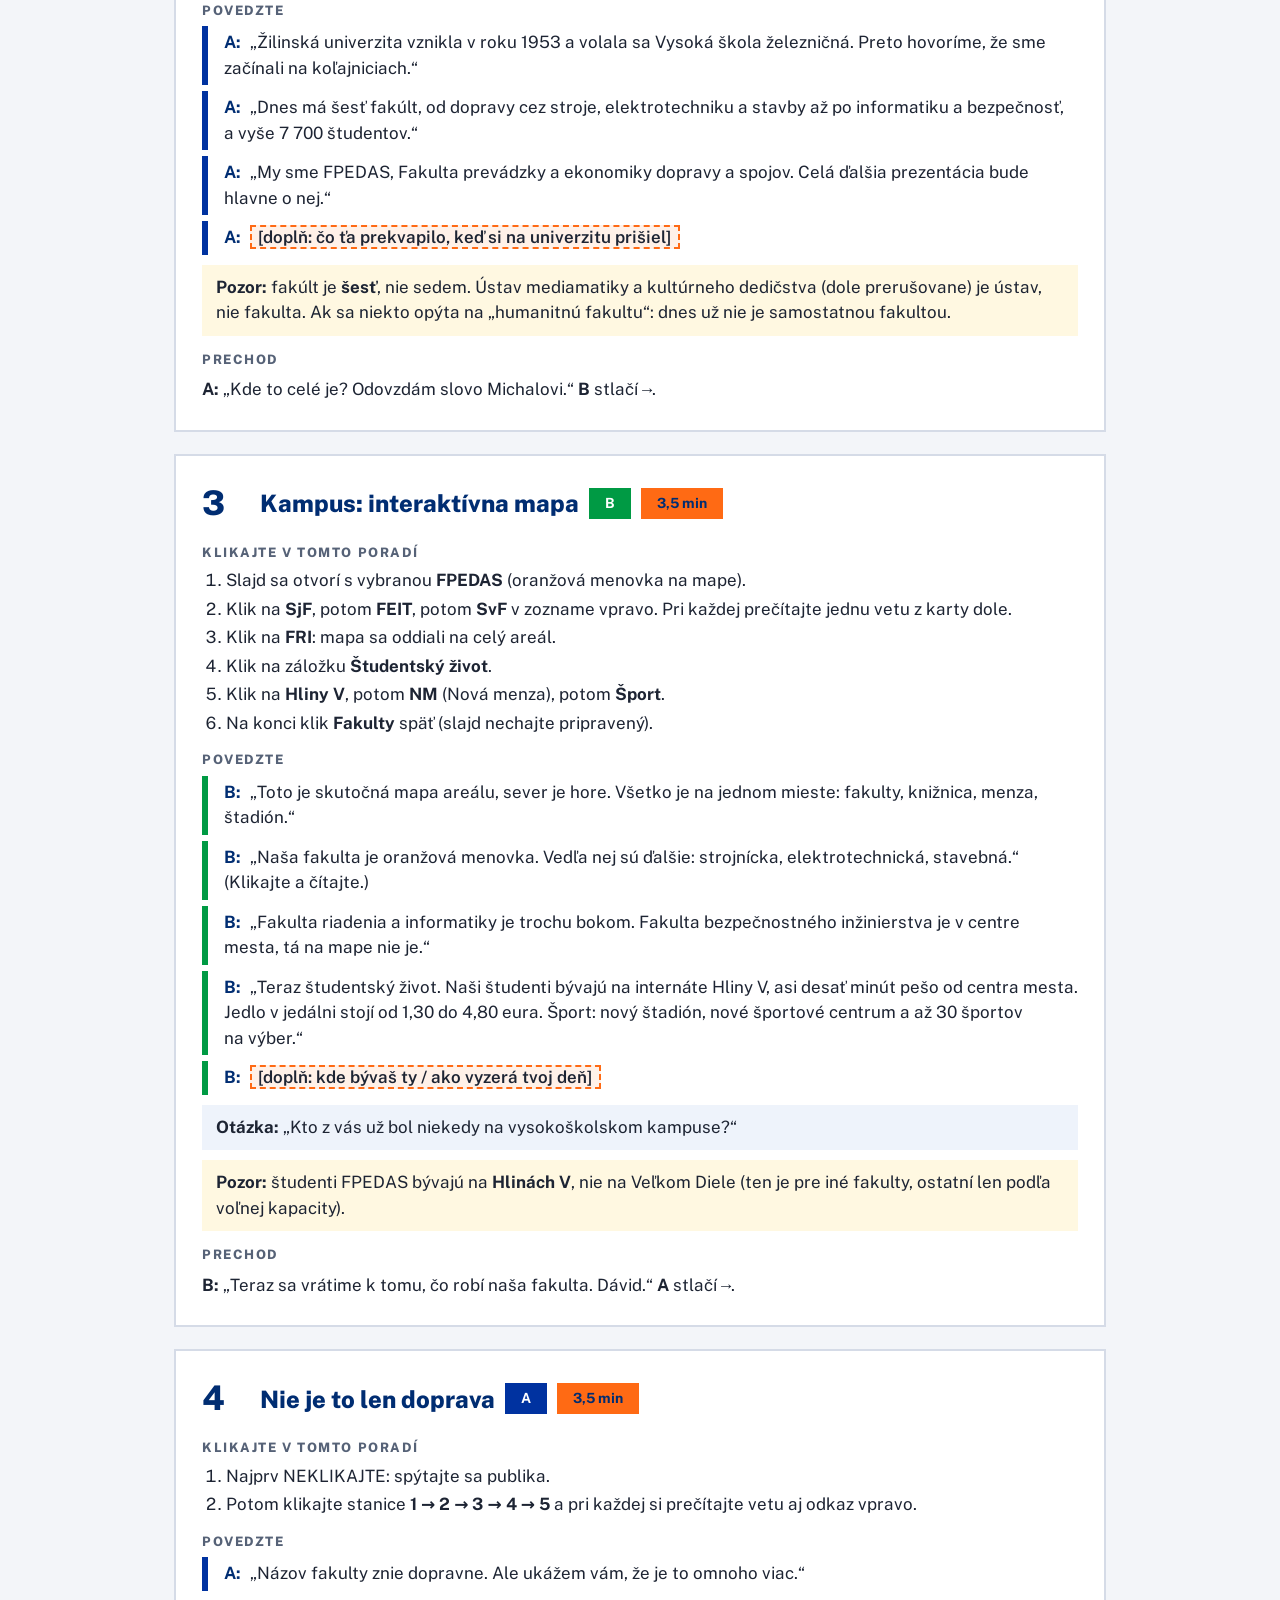
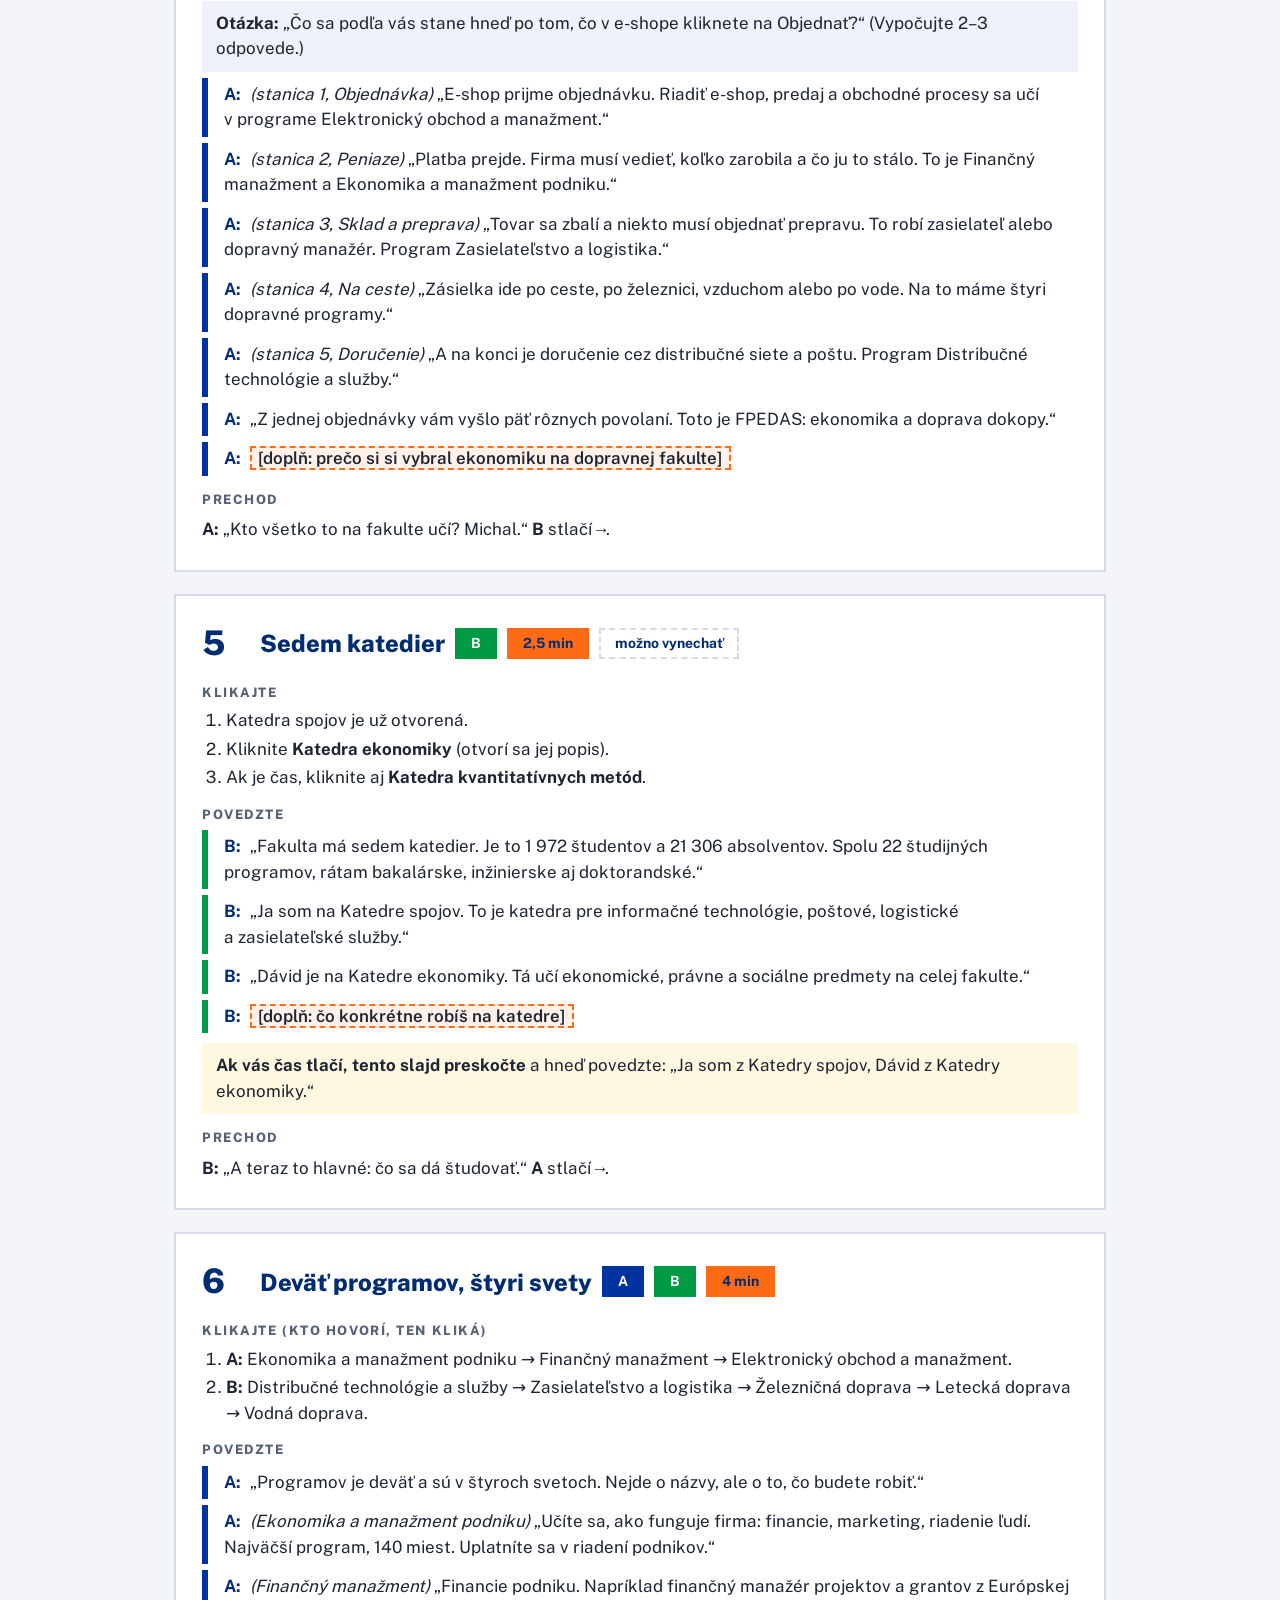
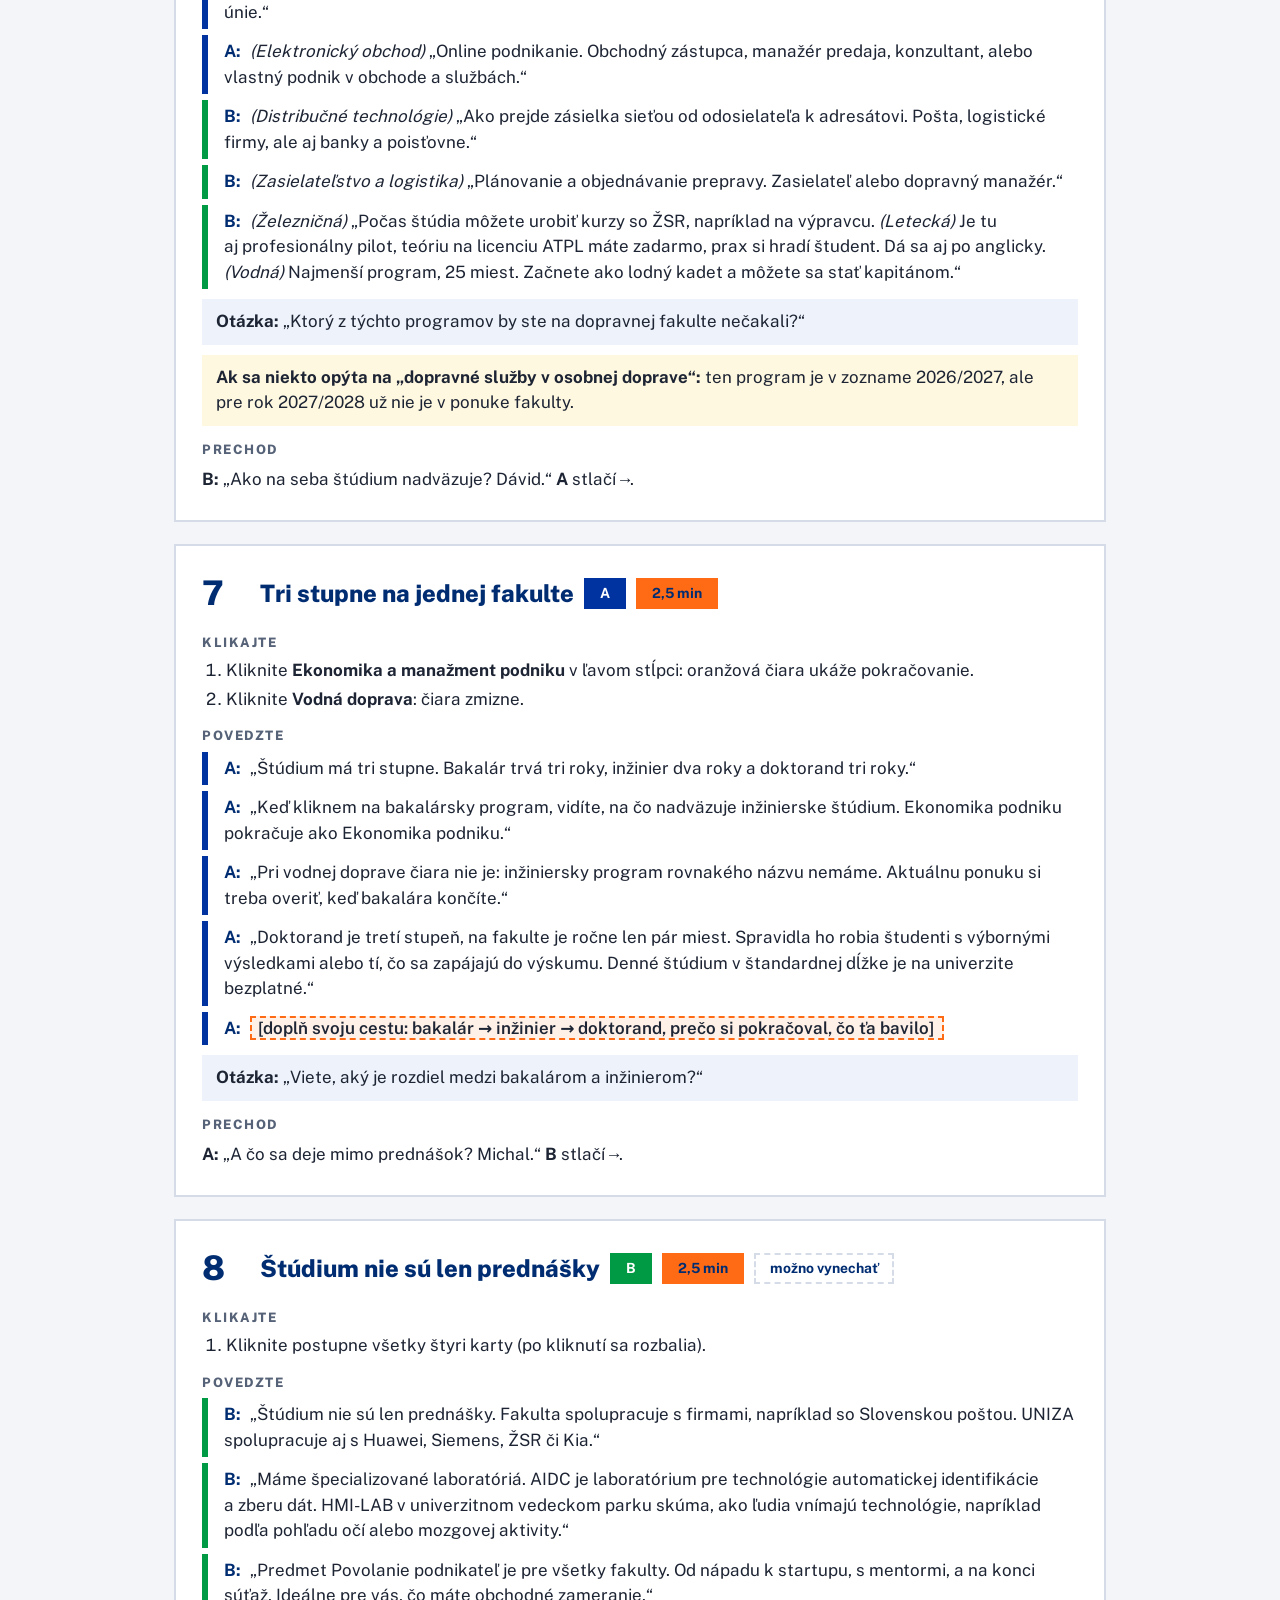
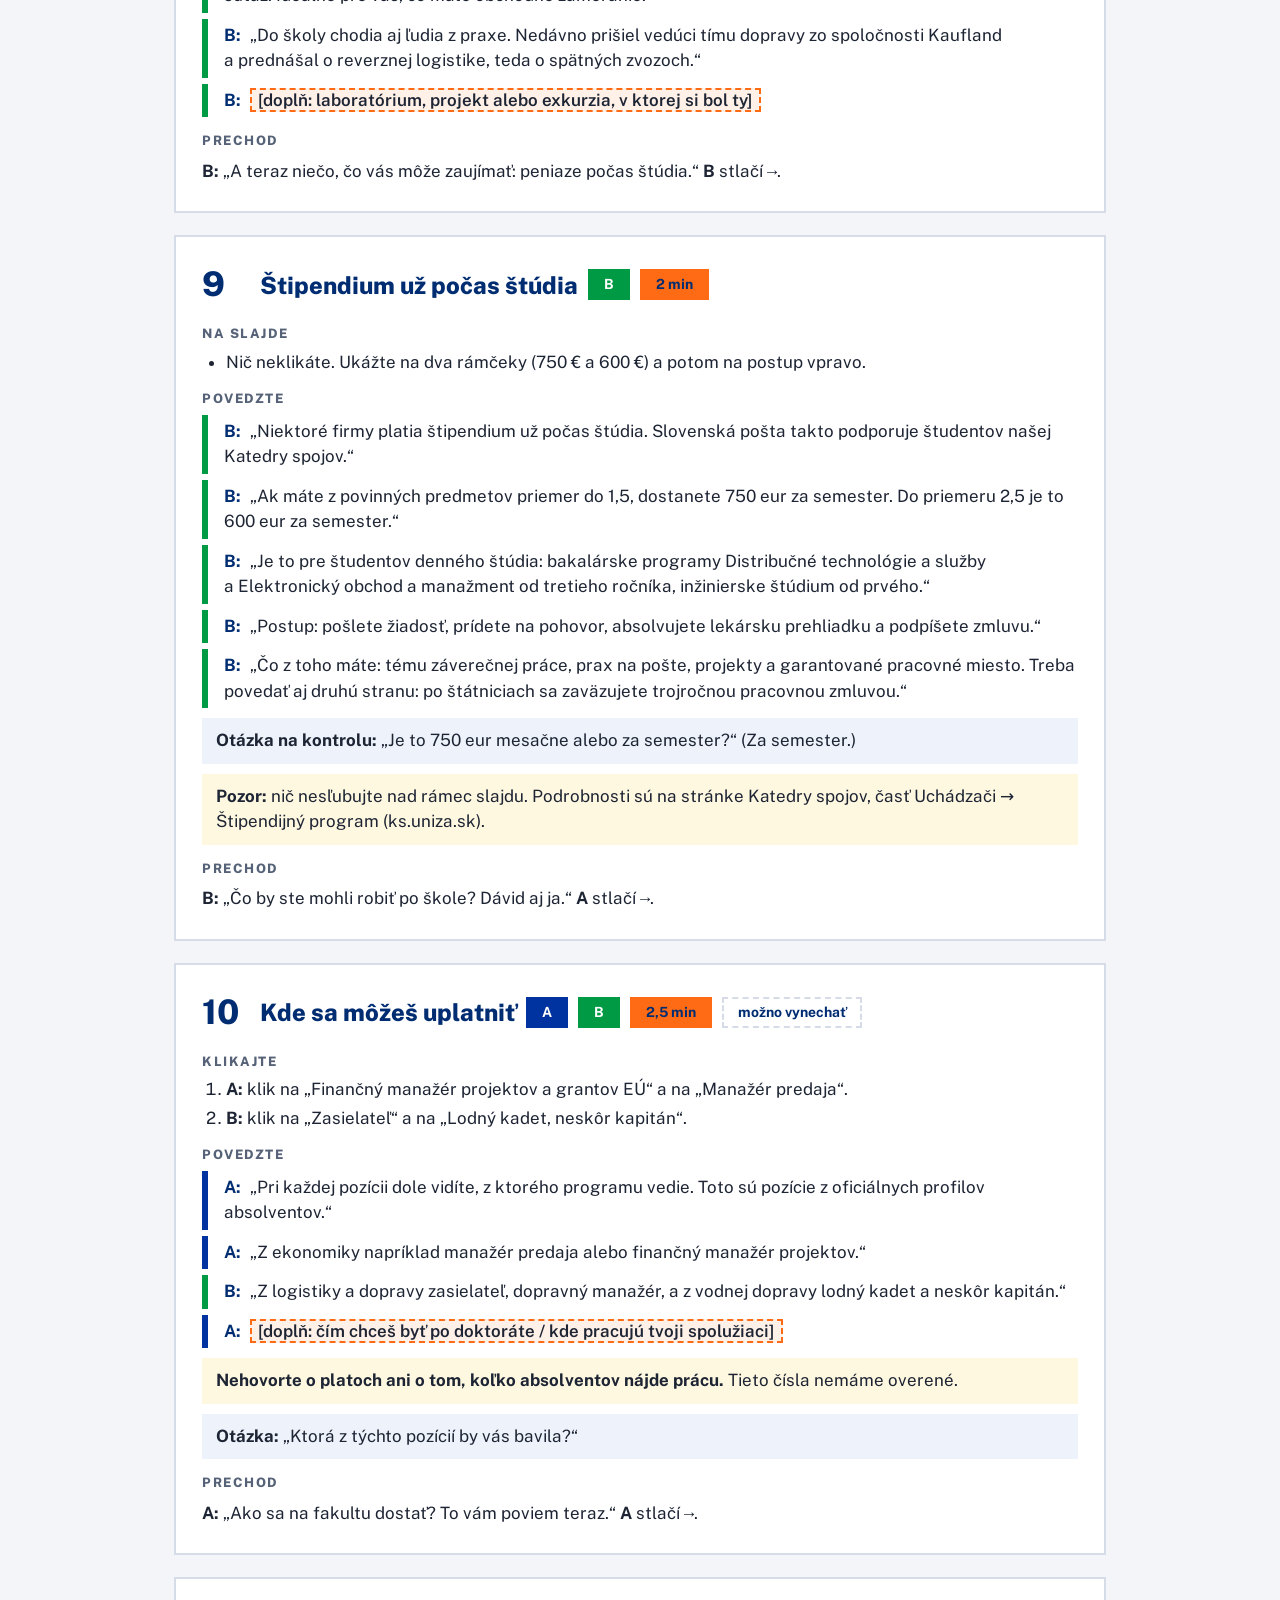
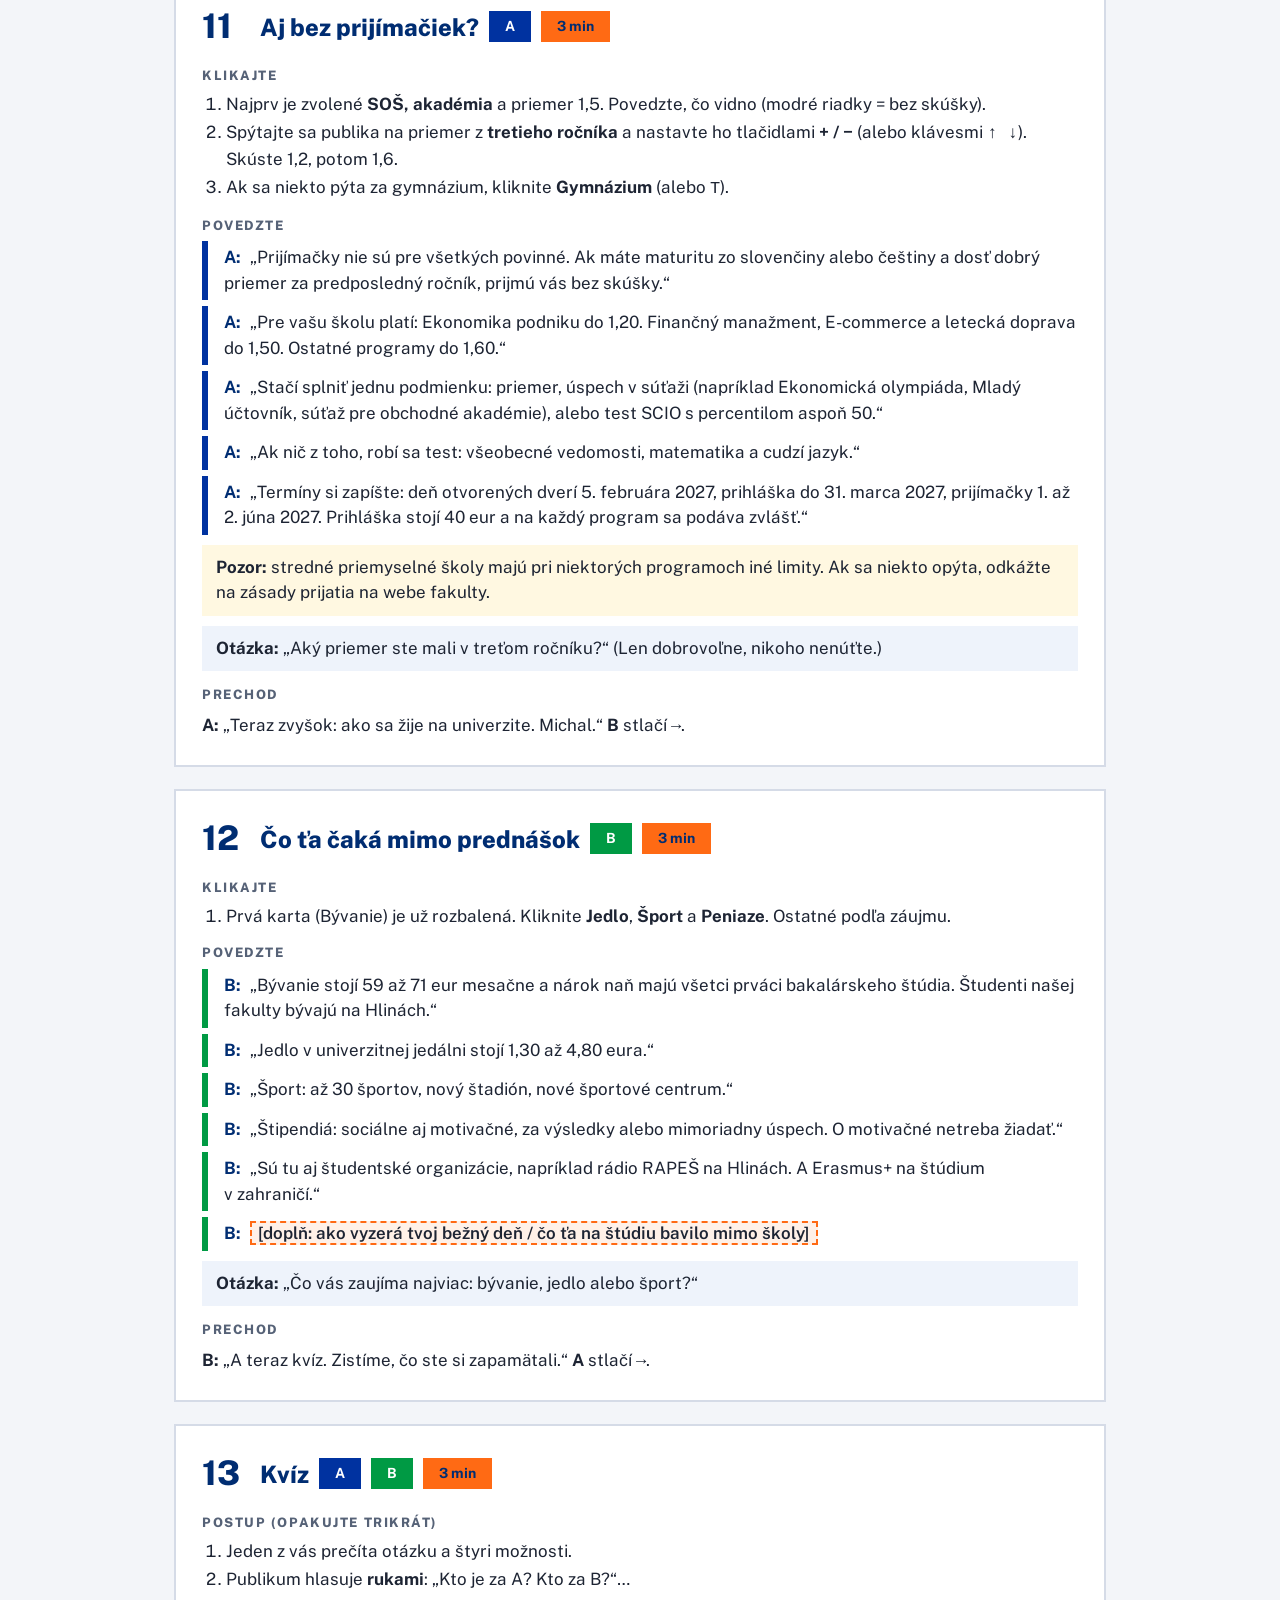
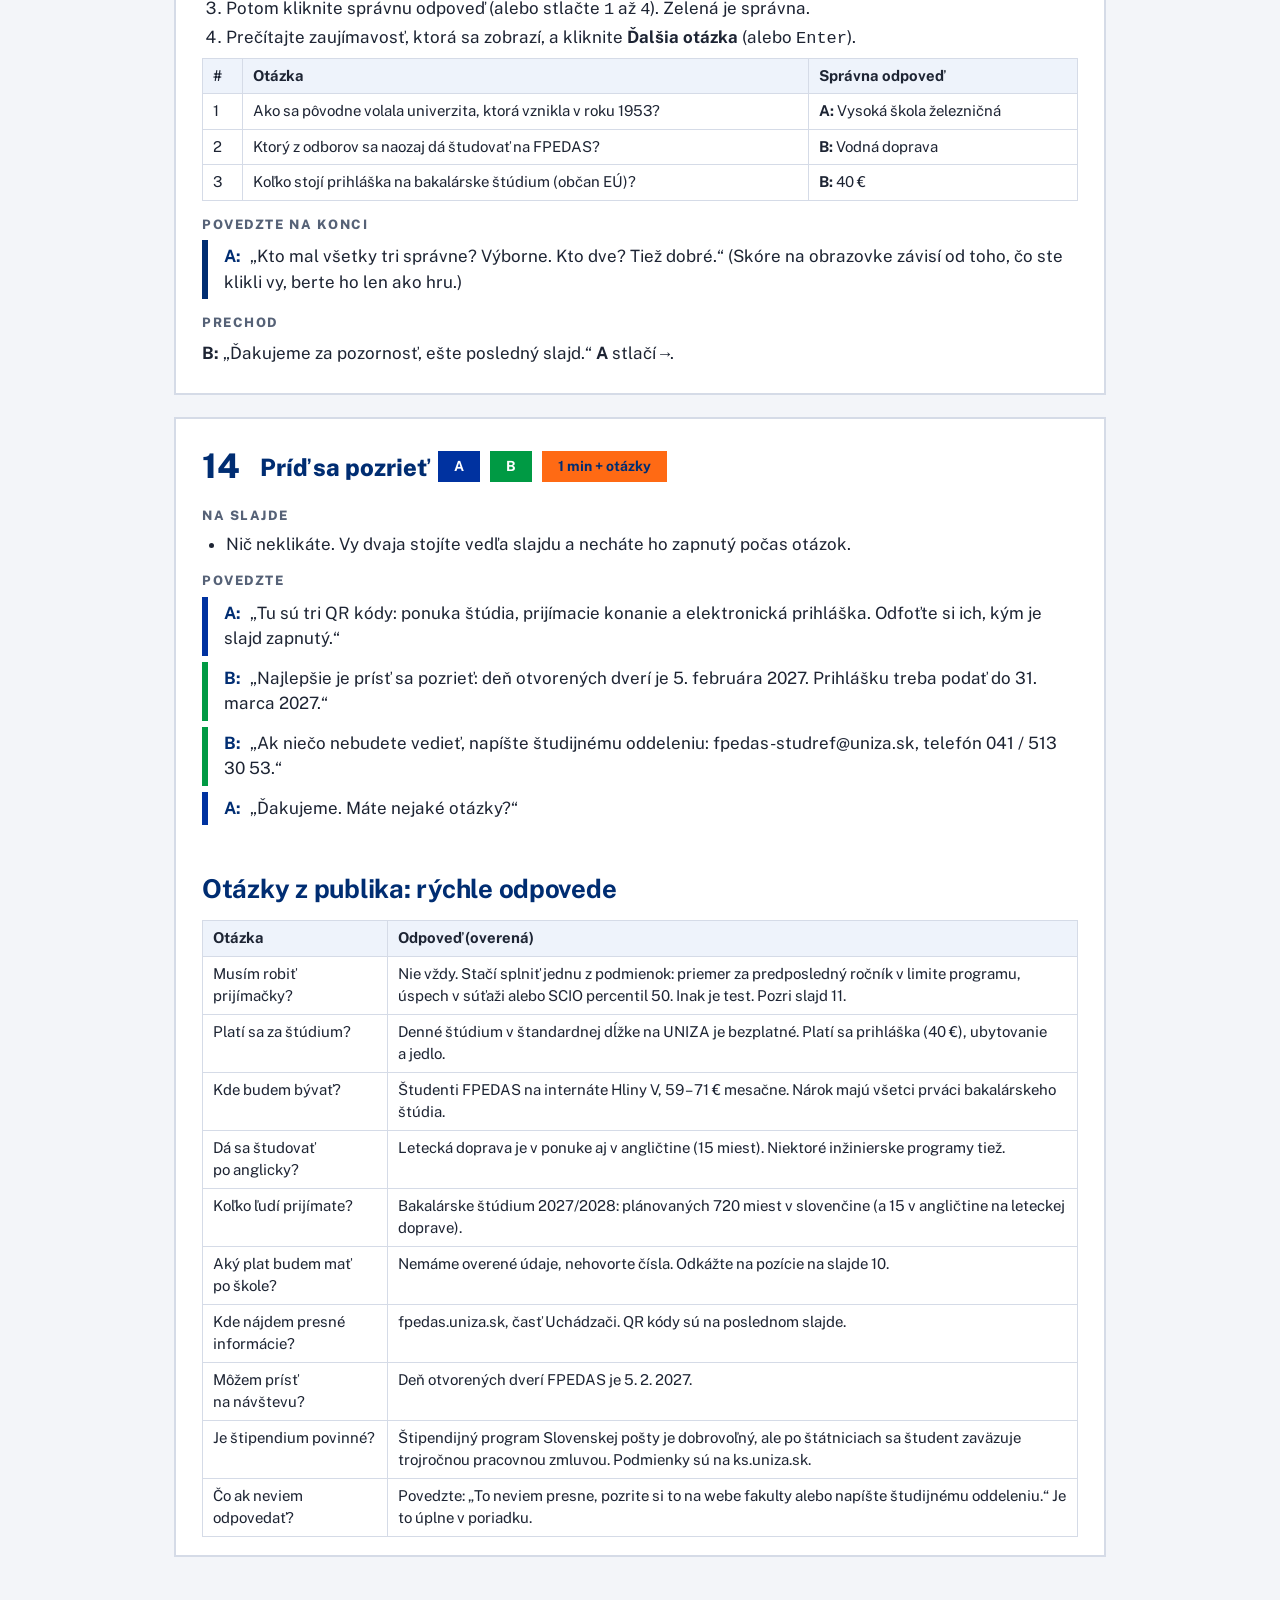
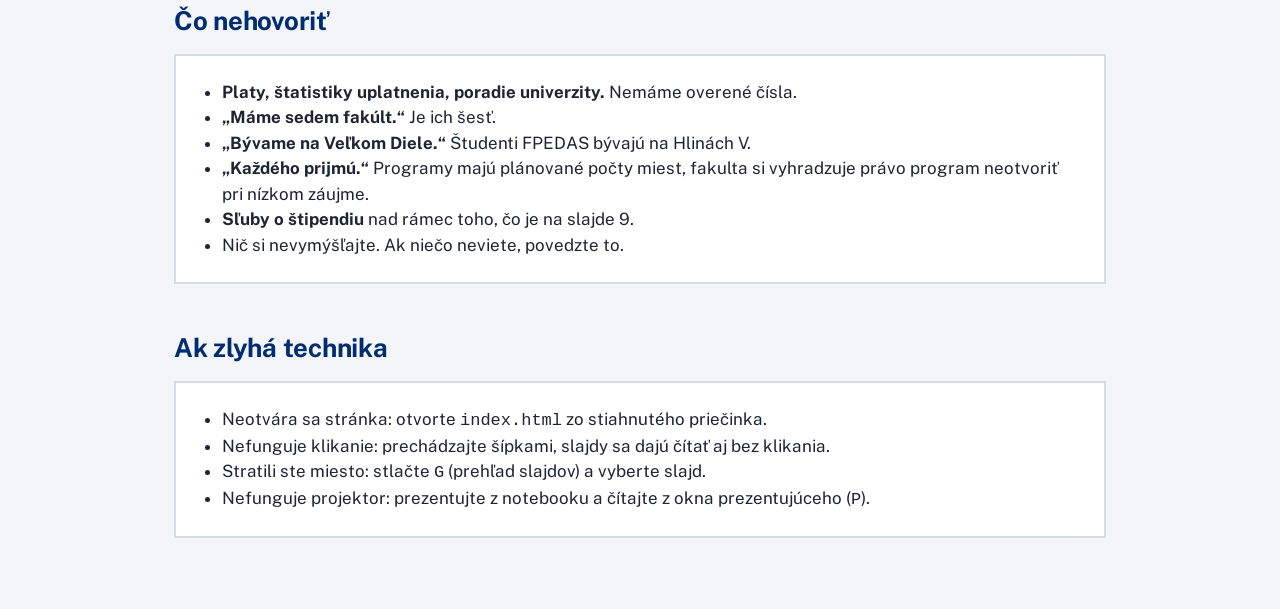
<file: scenar.html>
<!doctype html>
<html lang="sk">
<head>
<meta charset="utf-8">
<meta name="viewport" content="width=device-width, initial-scale=1">
<title>Scenár prezentácie: krok za krokom</title>
<style>
@font-face{font-family:"Public Sans";src:url("assets/fonts/PublicSans-var.woff2") format("woff2");font-weight:100 900;font-display:swap}
:root{--navy:#002D72;--ink:#1D2433;--mute:#566277;--paper:#F3F5F9;--line:#D5DBE7;--signal:#FF6A14;--a:#0032A0;--b:#009A44}
*{box-sizing:border-box}
body{margin:0;font-family:"Public Sans","Segoe UI",system-ui,sans-serif;color:var(--ink);background:var(--paper);line-height:1.5;font-size:17px}
main{max-width:980px;margin:0 auto;padding:36px 24px 80px}
h1{font-size:40px;line-height:1.05;letter-spacing:-.02em;color:var(--navy);margin:0 0 8px}
h2{font-size:26px;color:var(--navy);margin:44px 0 12px;letter-spacing:-.01em}
h3{font-size:19px;margin:20px 0 6px;color:var(--navy)}
p{margin:8px 0}
.lead{font-size:19px;color:var(--mute)}
.box{background:#fff;border:2px solid var(--line);border-radius:0;padding:18px 22px;margin:14px 0}
.slide{background:#fff;border:2px solid var(--line);border-radius:0;padding:22px 26px 18px;margin:22px 0;break-inside:avoid}
.slide>header{display:flex;flex-wrap:wrap;gap:10px;align-items:center;margin-bottom:6px}
.n{font-size:34px;font-weight:800;color:var(--navy);min-width:48px}
.t{font-size:24px;font-weight:800;color:var(--navy)}
.chip{display:inline-block;padding:3px 14px;border-radius:0;border:2px solid var(--line);font-size:14px;font-weight:700;color:var(--navy)}
.chip.A{background:var(--a);border-color:var(--a);color:#fff}
.chip.B{background:var(--b);border-color:var(--b);color:#fff}
.chip.time{background:var(--signal);border-color:var(--signal)}
.chip.opt{border-style:dashed}
.lab{font-size:13px;text-transform:uppercase;letter-spacing:.12em;font-weight:800;color:var(--mute);margin:14px 0 4px}
.do li{margin:3px 0}
.say{border-left:6px solid var(--navy);padding:4px 0 4px 16px;margin:6px 0}
.say.A{border-color:var(--a)}.say.B{border-color:var(--b)}
.say b{display:inline-block;min-width:22px;color:var(--navy)}
.ph{background:#FFF1E8;border:2px dashed var(--signal);border-radius:0;padding:0 6px;font-weight:600}
.ask{background:#EEF3FB;border-radius:0;padding:10px 14px;margin-top:10px}
.warn{background:#FFF8E1;border-radius:0;padding:10px 14px;margin-top:10px}
ul,ol{margin:6px 0;padding-left:24px}
table{border-collapse:collapse;width:100%;font-size:15px}
td,th{border:1px solid var(--line);padding:6px 10px;text-align:left;vertical-align:top}
th{background:#EEF3FB}
.nav a{display:inline-block;margin:2px 6px 2px 0;padding:3px 12px;border:2px solid var(--line);border-radius:0;text-decoration:none;color:var(--navy);font-weight:700;font-size:14px;background:#fff}
@media print{body{background:#fff;font-size:12.5pt}.nav{display:none}.slide{page-break-inside:avoid;border-width:1px}main{padding:0}}
</style>
</head>
<body>
<main>
<h1>Scenár prezentácie</h1>
<p class="lead">Krok za krokom: čo kliknúť, čo povedať a koho je rad. Vety v rámčeku sú navrhnuté tak, aby sa dali povedať skoro doslova, vlastnými slovami je to ešte lepšie.</p>

<div class="box">
<p><span class="chip A">A</span> <b>Ing. Dávid Horník</b>, Katedra ekonomiky &nbsp; <span class="chip B">B</span> <b>Ing. Michal Buchta</b>, Katedra spojov</p>
<p>Dĺžka: asi <b>37 minút</b>. Kratšia verzia asi <b>29 minút</b>: vynechajte slajdy označené <span class="chip opt">možno vynechať</span> (5, 8, 10).</p>
<p>Oranžové polia <span class="ph">[doplň …]</span> sú miesta na <b>vašu vlastnú skúsenosť</b>. Nič si nevymýšľajte, povedzte len to, čo naozaj zažili ste.</p>
</div>

<div class="nav">
<a href="#pred">Pred začiatkom</a><a href="#s1">1</a><a href="#s2">2</a><a href="#s3">3</a><a href="#s4">4</a><a href="#s5">5</a><a href="#s6">6</a><a href="#s7">7</a><a href="#s8">8</a><a href="#s9">9</a><a href="#s10">10</a><a href="#s11">11</a><a href="#s12">12</a><a href="#s13">13</a><a href="#s14">14</a><a href="#faq">Otázky z publika</a><a href="#pravidla">Čo nehovoriť</a>
</div>

<h2 id="pred">Pred začiatkom (10 minút vopred)</h2>
<div class="box">
<ol>
<li><b>Notebook pripojte na projektor</b> a nastavte „rozšíriť obrazovku“ (nie zrkadliť).</li>
<li>Otvorte prezentáciu: <b>https://dajo071.github.io/prezentacia.stredne.skoly/</b>. Pre istotu majte stiahnutý priečinok a otvorte <code>index.html</code> zo súboru (funguje aj bez internetu).</li>
<li>Presuňte okno prezentácie na <b>projektor</b> a stlačte <b>F</b> (celá obrazovka).</li>
<li>Na notebooku stlačte <b>P</b>: otvorí sa <b>okno prezentujúceho</b> s poznámkami, ďalším slajdom a časovačom. Toto okno vidíte len vy. Ak sa neotvorí, povoľte vyskakovacie okná.</li>
<li>Kliknite <b>Štart</b> v časovači, keď začnete hovoriť.</li>
<li>Prejdite si prezentáciu raz od začiatku do konca šípkou vpravo. Potom stlačte <b>Home</b>.</li>
<li>Dohodnite si, kto kliká: <b>kliká ten, kto práve hovorí</b>. Druhý stojí bokom.</li>
</ol>
<p><b>Ovládanie:</b> <code>→</code> alebo medzerník = ďalej, <code>←</code> = späť, <code>F</code> celá obrazovka, <code>G</code> prehľad slajdov, <code>N</code> poznámky priamo na plátne, <code>P</code> okno prezentujúceho, <code>?</code> pomoc. Ak niečo zlyhá, stlačte <code>G</code> a vyberte slajd.</p>
</div>

<!-- 1 -->
<section class="slide" id="s1"><header><span class="n">1</span><span class="t">Úvod</span><span class="chip A">A</span><span class="chip B">B</span><span class="chip time">1 min</span></header>
<div class="lab">Na slajde</div><ul class="do"><li>Nič neklikáte. Slajd s fotkou kampusu a vašimi menami je zapnutý, kým sa predstavíte.</li></ul>
<div class="lab">Povedzte</div>
<div class="say A"><b>A:</b> „Dobrý deň, ja som Dávid Horník. Vyštudoval som Katedru ekonomiky na našej fakulte a teraz tam robím doktorandské štúdium.“</div>
<div class="say B"><b>B:</b> „Ja som Michal Buchta, som doktorand na Katedre spojov.“</div>
<div class="say A"><b>A:</b> „Dnes vám ukážeme, ako vyzerá štúdium na Žilinskej univerzite, hlavne na našej fakulte. Nebude to reklama. Ukážeme, čo sa tam dá študovať, ako sa tam dostať a čo vás čaká.“</div>
<div class="say B"><b>B:</b> „Na konci bude kvíz, tak dávajte pozor.“</div>
<div class="ask"><b>Otázka:</b> „Kto z vás už vie, kam pôjde po maturite? Ruky hore.“ (Počkajte 5 sekúnd, nekomentujte.)</div>
<div class="lab">Prechod</div><p><b>A</b> stlačí <code>→</code>: „Začneme tým, čo je vlastne UNIZA.“</p></section>

<!-- 2 -->
<section class="slide" id="s2"><header><span class="n">2</span><span class="t">Univerzita, ktorá začínala na koľajniciach</span><span class="chip A">A</span><span class="chip time">2 min</span></header>
<div class="lab">Na slajde</div><ul class="do"><li>Nič neklikáte, prečítate to, čo je vidieť. Pri slove FPEDAS ukážte rukou na modrý riadok hore.</li></ul>
<div class="lab">Povedzte</div>
<div class="say A"><b>A:</b> „Žilinská univerzita vznikla v roku 1953 a volala sa Vysoká škola železničná. Preto hovoríme, že sme začínali na koľajniciach.“</div>
<div class="say A"><b>A:</b> „Dnes má šesť fakúlt, od dopravy cez stroje, elektrotechniku a stavby až po informatiku a bezpečnosť, a vyše 7 700 študentov.“</div>
<div class="say A"><b>A:</b> „My sme FPEDAS, Fakulta prevádzky a ekonomiky dopravy a spojov. Celá ďalšia prezentácia bude hlavne o nej.“</div>
<div class="say A"><b>A:</b> <span class="ph">[doplň: čo ťa prekvapilo, keď si na univerzitu prišiel]</span></div>
<div class="warn"><b>Pozor:</b> fakúlt je <b>šesť</b>, nie sedem. Ústav mediamatiky a kultúrneho dedičstva (dole prerušovane) je ústav, nie fakulta. Ak sa niekto opýta na „humanitnú fakultu“: dnes už nie je samostatnou fakultou.</div>
<div class="lab">Prechod</div><p><b>A:</b> „Kde to celé je? Odovzdám slovo Michalovi.“ <b>B</b> stlačí <code>→</code>.</p></section>

<!-- 3 -->
<section class="slide" id="s3"><header><span class="n">3</span><span class="t">Kampus: interaktívna mapa</span><span class="chip B">B</span><span class="chip time">3,5 min</span></header>
<div class="lab">Klikajte v tomto poradí</div>
<ol class="do">
<li>Slajd sa otvorí s vybranou <b>FPEDAS</b> (oranžová menovka na mape).</li>
<li>Klik na <b>SjF</b>, potom <b>FEIT</b>, potom <b>SvF</b> v zozname vpravo. Pri každej prečítajte jednu vetu z karty dole.</li>
<li>Klik na <b>FRI</b>: mapa sa oddiali na celý areál.</li>
<li>Klik na záložku <b>Študentský život</b>.</li>
<li>Klik na <b>Hliny V</b>, potom <b>NM</b> (Nová menza), potom <b>Šport</b>.</li>
<li>Na konci klik <b>Fakulty</b> späť (slajd nechajte pripravený).</li>
</ol>
<div class="lab">Povedzte</div>
<div class="say B"><b>B:</b> „Toto je skutočná mapa areálu, sever je hore. Všetko je na jednom mieste: fakulty, knižnica, menza, štadión.“</div>
<div class="say B"><b>B:</b> „Naša fakulta je oranžová menovka. Vedľa nej sú ďalšie: strojnícka, elektrotechnická, stavebná.“ (Klikajte a čítajte.)</div>
<div class="say B"><b>B:</b> „Fakulta riadenia a informatiky je trochu bokom. Fakulta bezpečnostného inžinierstva je v centre mesta, tá na mape nie je.“</div>
<div class="say B"><b>B:</b> „Teraz študentský život. Naši študenti bývajú na internáte Hliny V, asi desať minút pešo od centra mesta. Jedlo v jedálni stojí od 1,30 do 4,80 eura. Šport: nový štadión, nové športové centrum a až 30 športov na výber.“</div>
<div class="say B"><b>B:</b> <span class="ph">[doplň: kde bývaš ty / ako vyzerá tvoj deň]</span></div>
<div class="ask"><b>Otázka:</b> „Kto z vás už bol niekedy na vysokoškolskom kampuse?“</div>
<div class="warn"><b>Pozor:</b> študenti FPEDAS bývajú na <b>Hlinách V</b>, nie na Veľkom Diele (ten je pre iné fakulty, ostatní len podľa voľnej kapacity).</div>
<div class="lab">Prechod</div><p><b>B:</b> „Teraz sa vrátime k tomu, čo robí naša fakulta. Dávid.“ <b>A</b> stlačí <code>→</code>.</p></section>

<!-- 4 -->
<section class="slide" id="s4"><header><span class="n">4</span><span class="t">Nie je to len doprava</span><span class="chip A">A</span><span class="chip time">3,5 min</span></header>
<div class="lab">Klikajte v tomto poradí</div>
<ol class="do"><li>Najprv NEKLIKAJTE: spýtajte sa publika.</li><li>Potom klikajte stanice <b>1 → 2 → 3 → 4 → 5</b> a pri každej si prečítajte vetu aj odkaz vpravo.</li></ol>
<div class="lab">Povedzte</div>
<div class="say A"><b>A:</b> „Názov fakulty znie dopravne. Ale ukážem vám, že je to omnoho viac.“</div>
<div class="ask"><b>Otázka:</b> „Čo sa podľa vás stane hneď po tom, čo v e-shope kliknete na Objednať?“ (Vypočujte 2–3 odpovede.)</div>
<div class="say A"><b>A:</b> <i>(stanica 1, Objednávka)</i> „E-shop prijme objednávku. Riadiť e-shop, predaj a obchodné procesy sa učí v programe Elektronický obchod a manažment.“</div>
<div class="say A"><b>A:</b> <i>(stanica 2, Peniaze)</i> „Platba prejde. Firma musí vedieť, koľko zarobila a čo ju to stálo. To je Finančný manažment a Ekonomika a manažment podniku.“</div>
<div class="say A"><b>A:</b> <i>(stanica 3, Sklad a preprava)</i> „Tovar sa zbalí a niekto musí objednať prepravu. To robí zasielateľ alebo dopravný manažér. Program Zasielateľstvo a logistika.“</div>
<div class="say A"><b>A:</b> <i>(stanica 4, Na ceste)</i> „Zásielka ide po ceste, po železnici, vzduchom alebo po vode. Na to máme štyri dopravné programy.“</div>
<div class="say A"><b>A:</b> <i>(stanica 5, Doručenie)</i> „A na konci je doručenie cez distribučné siete a poštu. Program Distribučné technológie a služby.“</div>
<div class="say A"><b>A:</b> „Z jednej objednávky vám vyšlo päť rôznych povolaní. Toto je FPEDAS: ekonomika a doprava dokopy.“</div>
<div class="say A"><b>A:</b> <span class="ph">[doplň: prečo si si vybral ekonomiku na dopravnej fakulte]</span></div>
<div class="lab">Prechod</div><p><b>A:</b> „Kto všetko to na fakulte učí? Michal.“ <b>B</b> stlačí <code>→</code>.</p></section>

<!-- 5 -->
<section class="slide" id="s5"><header><span class="n">5</span><span class="t">Sedem katedier</span><span class="chip B">B</span><span class="chip time">2,5 min</span><span class="chip opt">možno vynechať</span></header>
<div class="lab">Klikajte</div>
<ol class="do"><li>Katedra spojov je už otvorená.</li><li>Kliknite <b>Katedra ekonomiky</b> (otvorí sa jej popis).</li><li>Ak je čas, kliknite aj <b>Katedra kvantitatívnych metód</b>.</li></ol>
<div class="lab">Povedzte</div>
<div class="say B"><b>B:</b> „Fakulta má sedem katedier. Je to 1 972 študentov a 21 306 absolventov. Spolu 22 študijných programov, rátam bakalárske, inžinierske aj doktorandské.“</div>
<div class="say B"><b>B:</b> „Ja som na Katedre spojov. To je katedra pre informačné technológie, poštové, logistické a zasielateľské služby.“</div>
<div class="say B"><b>B:</b> „Dávid je na Katedre ekonomiky. Tá učí ekonomické, právne a sociálne predmety na celej fakulte.“</div>
<div class="say B"><b>B:</b> <span class="ph">[doplň: čo konkrétne robíš na katedre]</span></div>
<div class="warn"><b>Ak vás čas tlačí, tento slajd preskočte</b> a hneď povedzte: „Ja som z Katedry spojov, Dávid z Katedry ekonomiky.“</div>
<div class="lab">Prechod</div><p><b>B:</b> „A teraz to hlavné: čo sa dá študovať.“ <b>A</b> stlačí <code>→</code>.</p></section>

<!-- 6 -->
<section class="slide" id="s6"><header><span class="n">6</span><span class="t">Deväť programov, štyri svety</span><span class="chip A">A</span><span class="chip B">B</span><span class="chip time">4 min</span></header>
<div class="lab">Klikajte (kto hovorí, ten kliká)</div>
<ol class="do">
<li><b>A:</b> Ekonomika a manažment podniku → Finančný manažment → Elektronický obchod a manažment.</li>
<li><b>B:</b> Distribučné technológie a služby → Zasielateľstvo a logistika → Železničná doprava → Letecká doprava → Vodná doprava.</li>
</ol>
<div class="lab">Povedzte</div>
<div class="say A"><b>A:</b> „Programov je deväť a sú v štyroch svetoch. Nejde o názvy, ale o to, čo budete robiť.“</div>
<div class="say A"><b>A:</b> <i>(Ekonomika a manažment podniku)</i> „Učíte sa, ako funguje firma: financie, marketing, riadenie ľudí. Najväčší program, 140 miest. Uplatníte sa v riadení podnikov.“</div>
<div class="say A"><b>A:</b> <i>(Finančný manažment)</i> „Financie podniku. Napríklad finančný manažér projektov a grantov z Európskej únie.“</div>
<div class="say A"><b>A:</b> <i>(Elektronický obchod)</i> „Online podnikanie. Obchodný zástupca, manažér predaja, konzultant, alebo vlastný podnik v obchode a službách.“</div>
<div class="say B"><b>B:</b> <i>(Distribučné technológie)</i> „Ako prejde zásielka sieťou od odosielateľa k adresátovi. Pošta, logistické firmy, ale aj banky a poisťovne.“</div>
<div class="say B"><b>B:</b> <i>(Zasielateľstvo a logistika)</i> „Plánovanie a objednávanie prepravy. Zasielateľ alebo dopravný manažér.“</div>
<div class="say B"><b>B:</b> <i>(Železničná)</i> „Počas štúdia môžete urobiť kurzy so ŽSR, napríklad na výpravcu. <i>(Letecká)</i> Je tu aj profesionálny pilot, teóriu na licenciu ATPL máte zadarmo, prax si hradí študent. Dá sa aj po anglicky. <i>(Vodná)</i> Najmenší program, 25 miest. Začnete ako lodný kadet a môžete sa stať kapitánom.“</div>
<div class="ask"><b>Otázka:</b> „Ktorý z týchto programov by ste na dopravnej fakulte nečakali?“</div>
<div class="warn"><b>Ak sa niekto opýta na „dopravné služby v osobnej doprave“:</b> ten program je v zozname 2026/2027, ale pre rok 2027/2028 už nie je v ponuke fakulty.</div>
<div class="lab">Prechod</div><p><b>B:</b> „Ako na seba štúdium nadväzuje? Dávid.“ <b>A</b> stlačí <code>→</code>.</p></section>

<!-- 7 -->
<section class="slide" id="s7"><header><span class="n">7</span><span class="t">Tri stupne na jednej fakulte</span><span class="chip A">A</span><span class="chip time">2,5 min</span></header>
<div class="lab">Klikajte</div>
<ol class="do"><li>Kliknite <b>Ekonomika a manažment podniku</b> v ľavom stĺpci: oranžová čiara ukáže pokračovanie.</li><li>Kliknite <b>Vodná doprava</b>: čiara zmizne.</li></ol>
<div class="lab">Povedzte</div>
<div class="say A"><b>A:</b> „Štúdium má tri stupne. Bakalár trvá tri roky, inžinier dva roky a doktorand tri roky.“</div>
<div class="say A"><b>A:</b> „Keď kliknem na bakalársky program, vidíte, na čo nadväzuje inžinierske štúdium. Ekonomika podniku pokračuje ako Ekonomika podniku.“</div>
<div class="say A"><b>A:</b> „Pri vodnej doprave čiara nie je: inžiniersky program rovnakého názvu nemáme. Aktuálnu ponuku si treba overiť, keď bakalára končíte.“</div>
<div class="say A"><b>A:</b> „Doktorand je tretí stupeň, na fakulte je ročne len pár miest. Spravidla ho robia študenti s výbornými výsledkami alebo tí, čo sa zapájajú do výskumu. Denné štúdium v štandardnej dĺžke je na univerzite bezplatné.“</div>
<div class="say A"><b>A:</b> <span class="ph">[doplň svoju cestu: bakalár → inžinier → doktorand, prečo si pokračoval, čo ťa bavilo]</span></div>
<div class="ask"><b>Otázka:</b> „Viete, aký je rozdiel medzi bakalárom a inžinierom?“</div>
<div class="lab">Prechod</div><p><b>A:</b> „A čo sa deje mimo prednášok? Michal.“ <b>B</b> stlačí <code>→</code>.</p></section>

<!-- 8 -->
<section class="slide" id="s8"><header><span class="n">8</span><span class="t">Štúdium nie sú len prednášky</span><span class="chip B">B</span><span class="chip time">2,5 min</span><span class="chip opt">možno vynechať</span></header>
<div class="lab">Klikajte</div>
<ol class="do"><li>Kliknite postupne všetky štyri karty (po kliknutí sa rozbalia).</li></ol>
<div class="lab">Povedzte</div>
<div class="say B"><b>B:</b> „Štúdium nie sú len prednášky. Fakulta spolupracuje s firmami, napríklad so Slovenskou poštou. UNIZA spolupracuje aj s Huawei, Siemens, ŽSR či Kia.“</div>
<div class="say B"><b>B:</b> „Máme špecializované laboratóriá. AIDC je laboratórium pre technológie automatickej identifikácie a zberu dát. HMI-LAB v univerzitnom vedeckom parku skúma, ako ľudia vnímajú technológie, napríklad podľa pohľadu očí alebo mozgovej aktivity.“</div>
<div class="say B"><b>B:</b> „Predmet Povolanie podnikateľ je pre všetky fakulty. Od nápadu k startupu, s mentormi, a na konci súťaž. Ideálne pre vás, čo máte obchodné zameranie.“</div>
<div class="say B"><b>B:</b> „Do školy chodia aj ľudia z praxe. Nedávno prišiel vedúci tímu dopravy zo spoločnosti Kaufland a prednášal o reverznej logistike, teda o spätných zvozoch.“</div>
<div class="say B"><b>B:</b> <span class="ph">[doplň: laboratórium, projekt alebo exkurzia, v ktorej si bol ty]</span></div>
<div class="lab">Prechod</div><p><b>B:</b> „A teraz niečo, čo vás môže zaujímať: peniaze počas štúdia.“ <b>B</b> stlačí <code>→</code>.</p></section>

<!-- 9 -->
<section class="slide" id="s9"><header><span class="n">9</span><span class="t">Štipendium už počas štúdia</span><span class="chip B">B</span><span class="chip time">2 min</span></header>
<div class="lab">Na slajde</div><ul class="do"><li>Nič neklikáte. Ukážte na dva rámčeky (750 € a 600 €) a potom na postup vpravo.</li></ul>
<div class="lab">Povedzte</div>
<div class="say B"><b>B:</b> „Niektoré firmy platia štipendium už počas štúdia. Slovenská pošta takto podporuje študentov našej Katedry spojov.“</div>
<div class="say B"><b>B:</b> „Ak máte z povinných predmetov priemer do 1,5, dostanete 750 eur za semester. Do priemeru 2,5 je to 600 eur za semester.“</div>
<div class="say B"><b>B:</b> „Je to pre študentov denného štúdia: bakalárske programy Distribučné technológie a služby a Elektronický obchod a manažment od tretieho ročníka, inžinierske štúdium od prvého.“</div>
<div class="say B"><b>B:</b> „Postup: pošlete žiadosť, prídete na pohovor, absolvujete lekársku prehliadku a podpíšete zmluvu.“</div>
<div class="say B"><b>B:</b> „Čo z toho máte: tému záverečnej práce, prax na pošte, projekty a garantované pracovné miesto. Treba povedať aj druhú stranu: po štátniciach sa zaväzujete trojročnou pracovnou zmluvou.“</div>
<div class="ask"><b>Otázka na kontrolu:</b> „Je to 750 eur mesačne alebo za semester?“ (Za semester.)</div>
<div class="warn"><b>Pozor:</b> nič nesľubujte nad rámec slajdu. Podrobnosti sú na stránke Katedry spojov, časť Uchádzači → Štipendijný program (ks.uniza.sk).</div>
<div class="lab">Prechod</div><p><b>B:</b> „Čo by ste mohli robiť po škole? Dávid aj ja.“ <b>A</b> stlačí <code>→</code>.</p></section>

<!-- 10 -->
<section class="slide" id="s10"><header><span class="n">10</span><span class="t">Kde sa môžeš uplatniť</span><span class="chip A">A</span><span class="chip B">B</span><span class="chip time">2,5 min</span><span class="chip opt">možno vynechať</span></header>
<div class="lab">Klikajte</div>
<ol class="do"><li><b>A:</b> klik na „Finančný manažér projektov a grantov EÚ“ a na „Manažér predaja“.</li><li><b>B:</b> klik na „Zasielateľ“ a na „Lodný kadet, neskôr kapitán“.</li></ol>
<div class="lab">Povedzte</div>
<div class="say A"><b>A:</b> „Pri každej pozícii dole vidíte, z ktorého programu vedie. Toto sú pozície z oficiálnych profilov absolventov.“</div>
<div class="say A"><b>A:</b> „Z ekonomiky napríklad manažér predaja alebo finančný manažér projektov.“</div>
<div class="say B"><b>B:</b> „Z logistiky a dopravy zasielateľ, dopravný manažér, a z vodnej dopravy lodný kadet a neskôr kapitán.“</div>
<div class="say A"><b>A:</b> <span class="ph">[doplň: čím chceš byť po doktoráte / kde pracujú tvoji spolužiaci]</span></div>
<div class="warn"><b>Nehovorte o platoch ani o tom, koľko absolventov nájde prácu.</b> Tieto čísla nemáme overené.</div>
<div class="ask"><b>Otázka:</b> „Ktorá z týchto pozícií by vás bavila?“</div>
<div class="lab">Prechod</div><p><b>A:</b> „Ako sa na fakultu dostať? To vám poviem teraz.“ <b>A</b> stlačí <code>→</code>.</p></section>

<!-- 11 -->
<section class="slide" id="s11"><header><span class="n">11</span><span class="t">Aj bez prijímačiek?</span><span class="chip A">A</span><span class="chip time">3 min</span></header>
<div class="lab">Klikajte</div>
<ol class="do">
<li>Najprv je zvolené <b>SOŠ, akadémia</b> a priemer 1,5. Povedzte, čo vidno (modré riadky = bez skúšky).</li>
<li>Spýtajte sa publika na priemer z <b>tretieho ročníka</b> a nastavte ho tlačidlami <b>+ / −</b> (alebo klávesmi <code>↑ ↓</code>). Skúste 1,2, potom 1,6.</li>
<li>Ak sa niekto pýta za gymnázium, kliknite <b>Gymnázium</b> (alebo <code>T</code>).</li>
</ol>
<div class="lab">Povedzte</div>
<div class="say A"><b>A:</b> „Prijímačky nie sú pre všetkých povinné. Ak máte maturitu zo slovenčiny alebo češtiny a dosť dobrý priemer za predposledný ročník, prijmú vás bez skúšky.“</div>
<div class="say A"><b>A:</b> „Pre vašu školu platí: Ekonomika podniku do 1,20. Finančný manažment, E-commerce a letecká doprava do 1,50. Ostatné programy do 1,60.“</div>
<div class="say A"><b>A:</b> „Stačí splniť jednu podmienku: priemer, úspech v súťaži (napríklad Ekonomická olympiáda, Mladý účtovník, súťaž pre obchodné akadémie), alebo test SCIO s percentilom aspoň 50.“</div>
<div class="say A"><b>A:</b> „Ak nič z toho, robí sa test: všeobecné vedomosti, matematika a cudzí jazyk.“</div>
<div class="say A"><b>A:</b> „Termíny si zapíšte: deň otvorených dverí 5. februára 2027, prihláška do 31. marca 2027, prijímačky 1. až 2. júna 2027. Prihláška stojí 40 eur a na každý program sa podáva zvlášť.“</div>
<div class="warn"><b>Pozor:</b> stredné priemyselné školy majú pri niektorých programoch iné limity. Ak sa niekto opýta, odkážte na zásady prijatia na webe fakulty.</div>
<div class="ask"><b>Otázka:</b> „Aký priemer ste mali v treťom ročníku?“ (Len dobrovoľne, nikoho nenúťte.)</div>
<div class="lab">Prechod</div><p><b>A:</b> „Teraz zvyšok: ako sa žije na univerzite. Michal.“ <b>B</b> stlačí <code>→</code>.</p></section>

<!-- 12 -->
<section class="slide" id="s12"><header><span class="n">12</span><span class="t">Čo ťa čaká mimo prednášok</span><span class="chip B">B</span><span class="chip time">3 min</span></header>
<div class="lab">Klikajte</div>
<ol class="do"><li>Prvá karta (Bývanie) je už rozbalená. Kliknite <b>Jedlo</b>, <b>Šport</b> a <b>Peniaze</b>. Ostatné podľa záujmu.</li></ol>
<div class="lab">Povedzte</div>
<div class="say B"><b>B:</b> „Bývanie stojí 59 až 71 eur mesačne a nárok naň majú všetci prváci bakalárskeho štúdia. Študenti našej fakulty bývajú na Hlinách.“</div>
<div class="say B"><b>B:</b> „Jedlo v univerzitnej jedálni stojí 1,30 až 4,80 eura.“</div>
<div class="say B"><b>B:</b> „Šport: až 30 športov, nový štadión, nové športové centrum.“</div>
<div class="say B"><b>B:</b> „Štipendiá: sociálne aj motivačné, za výsledky alebo mimoriadny úspech. O motivačné netreba žiadať.“</div>
<div class="say B"><b>B:</b> „Sú tu aj študentské organizácie, napríklad rádio RAPEŠ na Hlinách. A Erasmus+ na štúdium v zahraničí.“</div>
<div class="say B"><b>B:</b> <span class="ph">[doplň: ako vyzerá tvoj bežný deň / čo ťa na štúdiu bavilo mimo školy]</span></div>
<div class="ask"><b>Otázka:</b> „Čo vás zaujíma najviac: bývanie, jedlo alebo šport?“</div>
<div class="lab">Prechod</div><p><b>B:</b> „A teraz kvíz. Zistíme, čo ste si zapamätali.“ <b>A</b> stlačí <code>→</code>.</p></section>

<!-- 13 -->
<section class="slide" id="s13"><header><span class="n">13</span><span class="t">Kvíz</span><span class="chip A">A</span><span class="chip B">B</span><span class="chip time">3 min</span></header>
<div class="lab">Postup (opakujte trikrát)</div>
<ol class="do"><li>Jeden z vás prečíta otázku a štyri možnosti.</li><li>Publikum hlasuje <b>rukami</b>: „Kto je za A? Kto za B?“…</li><li>Potom kliknite správnu odpoveď (alebo stlačte <code>1</code> až <code>4</code>). Zelená je správna.</li><li>Prečítajte zaujímavosť, ktorá sa zobrazí, a kliknite <b>Ďalšia otázka</b> (alebo <code>Enter</code>).</li></ol>
<table><tr><th>#</th><th>Otázka</th><th>Správna odpoveď</th></tr>
<tr><td>1</td><td>Ako sa pôvodne volala univerzita, ktorá vznikla v roku 1953?</td><td><b>A:</b> Vysoká škola železničná</td></tr>
<tr><td>2</td><td>Ktorý z odborov sa naozaj dá študovať na FPEDAS?</td><td><b>B:</b> Vodná doprava</td></tr>
<tr><td>3</td><td>Koľko stojí prihláška na bakalárske štúdium (občan EÚ)?</td><td><b>B:</b> 40 €</td></tr></table>
<div class="lab">Povedzte na konci</div>
<div class="say"><b>A:</b> „Kto mal všetky tri správne? Výborne. Kto dve? Tiež dobré.“ (Skóre na obrazovke závisí od toho, čo ste klikli vy, berte ho len ako hru.)</div>
<div class="lab">Prechod</div><p><b>B:</b> „Ďakujeme za pozornosť, ešte posledný slajd.“ <b>A</b> stlačí <code>→</code>.</p></section>

<!-- 14 -->
<section class="slide" id="s14"><header><span class="n">14</span><span class="t">Príď sa pozrieť</span><span class="chip A">A</span><span class="chip B">B</span><span class="chip time">1 min + otázky</span></header>
<div class="lab">Na slajde</div><ul class="do"><li>Nič neklikáte. Vy dvaja stojíte vedľa slajdu a necháte ho zapnutý počas otázok.</li></ul>
<div class="lab">Povedzte</div>
<div class="say A"><b>A:</b> „Tu sú tri QR kódy: ponuka štúdia, prijímacie konanie a elektronická prihláška. Odfoťte si ich, kým je slajd zapnutý.“</div>
<div class="say B"><b>B:</b> „Najlepšie je prísť sa pozrieť: deň otvorených dverí je 5. februára 2027. Prihlášku treba podať do 31. marca 2027.“</div>
<div class="say B"><b>B:</b> „Ak niečo nebudete vedieť, napíšte študijnému oddeleniu: fpedas-studref@uniza.sk, telefón 041 / 513 30 53.“</div>
<div class="say A"><b>A:</b> „Ďakujeme. Máte nejaké otázky?“</div>

<h2 id="faq">Otázky z publika: rýchle odpovede</h2>
<table>
<tr><th>Otázka</th><th>Odpoveď (overená)</th></tr>
<tr><td>Musím robiť prijímačky?</td><td>Nie vždy. Stačí splniť jednu z podmienok: priemer za predposledný ročník v limite programu, úspech v súťaži alebo SCIO percentil 50. Inak je test. Pozri slajd 11.</td></tr>
<tr><td>Platí sa za štúdium?</td><td>Denné štúdium v štandardnej dĺžke na UNIZA je bezplatné. Platí sa prihláška (40 €), ubytovanie a jedlo.</td></tr>
<tr><td>Kde budem bývať?</td><td>Študenti FPEDAS na internáte Hliny V, 59 – 71 € mesačne. Nárok majú všetci prváci bakalárskeho štúdia.</td></tr>
<tr><td>Dá sa študovať po anglicky?</td><td>Letecká doprava je v ponuke aj v angličtine (15 miest). Niektoré inžinierske programy tiež.</td></tr>
<tr><td>Koľko ľudí prijímate?</td><td>Bakalárske štúdium 2027/2028: plánovaných 720 miest v slovenčine (a 15 v angličtine na leteckej doprave).</td></tr>
<tr><td>Aký plat budem mať po škole?</td><td>Nemáme overené údaje, nehovorte čísla. Odkážte na pozície na slajde 10.</td></tr>
<tr><td>Kde nájdem presné informácie?</td><td>fpedas.uniza.sk, časť Uchádzači. QR kódy sú na poslednom slajde.</td></tr>
<tr><td>Môžem prísť na návštevu?</td><td>Deň otvorených dverí FPEDAS je 5. 2. 2027.</td></tr>
<tr><td>Je štipendium povinné?</td><td>Štipendijný program Slovenskej pošty je dobrovoľný, ale po štátniciach sa študent zaväzuje trojročnou pracovnou zmluvou. Podmienky sú na ks.uniza.sk.</td></tr>
<tr><td>Čo ak neviem odpovedať?</td><td>Povedzte: „To neviem presne, pozrite si to na webe fakulty alebo napíšte študijnému oddeleniu.“ Je to úplne v poriadku.</td></tr>
</table>
</section>

<h2 id="pravidla">Čo nehovoriť</h2>
<div class="box"><ul>
<li><b>Platy, štatistiky uplatnenia, poradie univerzity.</b> Nemáme overené čísla.</li>
<li><b>„Máme sedem fakúlt.“</b> Je ich šesť.</li>
<li><b>„Bývame na Veľkom Diele.“</b> Študenti FPEDAS bývajú na Hlinách V.</li>
<li><b>„Každého prijmú.“</b> Programy majú plánované počty miest, fakulta si vyhradzuje právo program neotvoriť pri nízkom záujme.</li>
<li><b>Sľuby o štipendiu</b> nad rámec toho, čo je na slajde 9.</li>
<li>Nič si nevymýšľajte. Ak niečo neviete, povedzte to.</li>
</ul></div>

<h2>Ak zlyhá technika</h2>
<div class="box"><ul>
<li>Neotvára sa stránka: otvorte <code>index.html</code> zo stiahnutého priečinka.</li>
<li>Nefunguje klikanie: prechádzajte šípkami, slajdy sa dajú čítať aj bez klikania.</li>
<li>Stratili ste miesto: stlačte <code>G</code> (prehľad slajdov) a vyberte slajd.</li>
<li>Nefunguje projektor: prezentujte z notebooku a čítajte z okna prezentujúceho (<code>P</code>).</li>
</ul></div>
</main>
<script src="js/typo.js"></script>
</body>
</html>
</file>
<file: css/styles.css>
/* ==========================================================================
   DIZAJN SYSTÉM: UNIZA · FPEDAS · Katedra spojov
   Prehľad s ukážkami: dizajn-system.html
   Zdroj: Manuál jednotného vizuálneho štýlu UNIZA (kap. 4.1 farby, písmo Public Sans).
   Princípy:
   1. Pravé uhly. Žiadne oblé obdĺžniky ani „pilulky“. Kruh len pre portrét alebo bod na osi.
   2. Ploché plochy: žiadne tiene, žiare ani gradienty. Hĺbku robí len 3D mapa.
   3. Jeden akcent na obrazovku (--signal). Farby fakúlt len ako identifikátor (štvorček, pruh, budova).
   4. Hierarchia písmom a priestorom, nie rámčekmi. Delenie vlasovou linkou 1 px, rámec 2 px.
   5. Hovoríme ako web Katedry spojov: „Študuj“, „Naučíš sa“, „Kde sa uplatníš“, konkrétne čísla.
   Plátno je 1920 × 1080 px a škáluje sa na celé okno (16:9).
   ========================================================================== */
@font-face{font-family:"Public Sans";src:url("../assets/fonts/PublicSans-var.woff2") format("woff2");font-weight:100 900;font-style:normal;font-display:swap}

:root{
  /* — farby UNIZA (manuál, kap. 4.1) — */
  --navy:#002D72;             /* UNIZA základná modrá, PANTONE 288 C */
  --navy-deep:#001F52;        /* tmavšia odvodená, pozadie tmavých snímok */
  --blue:#0032A0;             /* FPEDAS, PANTONE 286 C: farba Katedry spojov a fakulty */
  --graphite:#302E2C;         /* UNIZA doplnková čierna */
  /* — neutrálne — */
  --ink:#1D2433; --mute:#566277; --paper:#F3F5F9; --chip:#E4E9F1; --surface:#FFFFFF; --line:#D5DBE7; --line-2:#B7C1D3;
  /* — akcent a stavy — */
  --signal:#FF6A14;           /* jediný akcent: jedna vec na obrazovku (PANTONE 1585 C z palety UNIZA) */
  --ok:#009A44; --bad:#A6192E;
  /* — farby fakúlt (identifikátory, nie plochy) — */
  --f-fpedas:#0032A0; --f-sjf:#A6192E; --f-feit:#FF6A14; --f-svf:#6CACE4; --f-fri:#FFB81C; --f-fbi:#009A44;
  /* — tvar: pravé uhly — */
  --r:0; --r-s:0;
  --hair:1px; --stroke:2px;
  /* — priestor: 8 px mriežka — */
  --s1:8px; --s2:16px; --s3:24px; --s4:32px; --s5:48px; --s6:64px; --s7:96px;
  /* — písmo — */
  --f:"Public Sans","Segoe UI",system-ui,-apple-system,Arial,sans-serif;
  --t-display:140px; --t-h1:92px; --t-h2:76px; --t-h3:42px; --t-lead:40px; --t-body:26px; --t-small:21px; --t-label:17px;
  --e:cubic-bezier(.2,.8,.2,1);
  color-scheme:light;
}
*{box-sizing:border-box;margin:0;padding:0}
html,body{height:100%;background:#0A1226;overflow:hidden}
body{font-family:var(--f);color:var(--ink);-webkit-font-smoothing:antialiased;text-rendering:optimizeLegibility}
button{font:inherit;color:inherit;background:none;border:0;cursor:pointer;text-align:inherit}
a{color:inherit}
:focus{outline:none}
:focus-visible{outline:4px solid var(--signal);outline-offset:3px;border-radius:0}
[hidden]{display:none!important}
svg.ic{width:1em;height:1em;fill:none;stroke:currentColor;stroke-width:1.8;stroke-linecap:round;stroke-linejoin:round;flex:none}

/* ---------- plátno ---------- */
.viewport{position:fixed;inset:0;display:grid;place-items:center;background:#0A1226}
.stage{position:absolute;left:0;top:0;width:1920px;height:1080px;transform-origin:0 0;overflow:hidden;background:var(--paper);color:var(--ink)}
.stage.dark{color:#fff}

.slide{position:absolute;inset:0;padding:84px 112px 108px;visibility:hidden;opacity:0;transform:translateY(18px);transition:opacity .45s var(--e),transform .55s var(--e),visibility 0s linear .55s;background:var(--paper);overflow:hidden}
.slide.dark{background:var(--navy);color:#fff}
.slide.is-active{visibility:visible;opacity:1;transform:none;transition-delay:0s}
.slide.is-before{transform:translateY(-18px)}
.slide>*{min-width:0}

/* postupné vstupy (len pri aktívnom slajde) */
.slide.is-active [data-in]{animation:rise .6s cubic-bezier(0,0,.58,1) both;animation-delay:calc(var(--i,0)*90ms + 120ms)}
/* BlurFade (podľa komponentu blur-fade, prenesené do čistého CSS): rozmazanie, priehľadnosť a malý posun */
@keyframes rise{from{opacity:0;transform:translateY(12px);filter:blur(6px)}to{opacity:1;transform:none;filter:blur(0)}}
@keyframes fade{from{opacity:0;filter:blur(4px)}to{opacity:1;filter:blur(0)}}
@keyframes pop{from{opacity:0;transform:scale(.94)}}

/* ---------- typografia (px na plátne 1920×1080) ---------- */
h1,h2,h3{font-weight:800;letter-spacing:-.025em;line-height:1.02;text-wrap:balance;color:var(--navy)}
.dark h1,.dark h2,.dark h3{color:#fff}
h1{font-size:132px}
h2{font-size:84px;line-height:1.04}
h3{font-size:40px;letter-spacing:-.015em;line-height:1.1}
.lead{font-size:38px;line-height:1.3;color:var(--mute);font-weight:500;max-width:30ch}
.dark .lead{color:#C7D3EA}
.body{font-size:30px;line-height:1.38}
.small{font-size:24px;line-height:1.35;color:var(--mute)}
.dark .small{color:#B7C5E2}
.cap{font-size:21px;line-height:1.3;color:var(--mute)}
.dark .cap{color:#A9B9DA}
b,strong{font-weight:700}
.num{font-variant-numeric:tabular-nums lining-nums}
.src-note{position:absolute;left:112px;right:112px;bottom:84px;font-size:20px;color:var(--mute);line-height:1.3}
.dark .src-note{color:#A9B9DA}

/* ---------- komponenty ---------- */
.card{background:var(--surface);border:2px solid var(--line);border-radius:var(--r);padding:32px 36px}
.dark .card{background:transparent;border-color:rgba(255,255,255,.28)}
.chip{display:inline-flex;align-items:center;gap:10px;padding:10px 20px;border-radius:0;border:0;font-size:24px;font-weight:700;color:var(--navy);background:var(--chip);white-space:nowrap}
.dark .chip{border-color:rgba(255,255,255,.4);color:#fff}
.chip.mark{background:var(--signal);color:var(--navy)}
/* Tlačidlo B · Blok: textový blok + šípka v samostatnom bloku */
.btn{display:inline-flex;align-items:center;gap:12px;min-height:64px;padding:0 0 0 30px;border:0;border-radius:0;font-size:26px;font-weight:700;line-height:1.2;color:var(--navy);background:var(--chip);transition:background .2s,color .2s}
.btn::after{content:"\2192";align-self:stretch;display:flex;align-items:center;margin-left:18px;padding:0 24px;background:var(--navy);color:#fff;font-weight:800;transition:background .2s,color .2s}
.btn:hover::after{background:var(--signal);color:var(--navy)}
.btn:active{transform:translateY(1px)}
.btn.main{background:var(--navy);color:#fff}
.btn.main::after{background:var(--signal);color:var(--navy)}
.btn.main:hover::after{background:#fff;color:var(--navy)}
.dark .btn{background:#fff;color:var(--navy)}
.dark .btn::after{background:var(--signal);color:var(--navy)}
.btn:disabled{opacity:.4;cursor:default;pointer-events:none}
.hint{font-size:22px;color:var(--mute);display:flex;align-items:center;gap:12px;flex-wrap:wrap}
.dark .hint{color:#B7C5E2}
kbd{font-family:inherit;font-weight:700;font-size:.85em;border:2px solid var(--line-2);border-bottom-width:4px;border-radius:0;padding:0 9px;color:var(--navy);background:var(--surface)}
.dark kbd{background:transparent;border-color:rgba(255,255,255,.45);color:#fff}
.tile{border:2px solid var(--line);border-radius:var(--r);background:var(--surface);padding:24px 28px;transition:border-color .2s,background .2s,transform .2s var(--e),opacity .25s}
button.tile:hover{border-color:var(--navy);transform:translateY(-3px)}
button.tile:active{transform:scale(.985)}

/* ---------- pätka a navigácia (súčasť plátna) ---------- */
.foot{position:absolute;left:0;right:0;bottom:0;height:76px;padding:0 112px;display:flex;align-items:center;gap:28px;z-index:30;pointer-events:none}
.foot>*{pointer-events:auto}
.foot .brand{display:flex;align-items:center;gap:14px;font-size:21px;font-weight:700;letter-spacing:.02em;color:var(--navy);min-width:260px}
.foot .brand img{height:34px;width:auto}
.stage.dark .foot .brand{color:#fff}
.segs{flex:1;display:flex;gap:6px;align-items:center;justify-content:center}
.seg{width:46px;height:34px;display:grid;place-items:center;border-radius:0}
.seg i{display:block;width:100%;height:6px;border-radius:0;background:var(--line-2);transition:background .25s,height .25s}
.stage.dark .seg i{background:rgba(255,255,255,.3)}
.seg:hover i{height:10px}
.seg.done i{background:var(--navy)}
.stage.dark .seg.done i{background:#fff}
.seg.on i{background:var(--signal);height:10px}
.ctrls{display:flex;align-items:center;gap:6px;min-width:260px;justify-content:flex-end}
.ctrl{width:48px;height:48px;border-radius:50%;display:grid;place-items:center;font-size:28px;color:var(--navy);transition:background .2s}
.stage.dark .ctrl{color:#fff}
.ctrl:hover{background:rgba(0,45,114,.1)}
.stage.dark .ctrl:hover{background:rgba(255,255,255,.18)}
.ctrl:disabled{opacity:.3;pointer-events:none}
.count{font-size:22px;font-weight:700;color:var(--navy);min-width:86px;text-align:center;font-variant-numeric:tabular-nums}
.stage.dark .count{color:#fff}

/* ---------- 01 úvod ---------- */
.s-intro{padding:0;background:var(--navy-deep)}
.s-intro .bgimg{position:absolute;inset:0;background:url("../assets/img/campus-aerial.jpg") center 42%/cover no-repeat;filter:brightness(1.9) contrast(1.08)}
.s-intro .veil{position:absolute;inset:0;background:rgba(0,31,82,.34)}
.s-intro .logo{position:absolute;left:112px;top:72px;height:112px}
.s-intro .who{position:absolute;right:112px;top:84px;text-align:right;font-size:26px;font-weight:600;color:#DDE6F7;line-height:1.4}
.s-intro .main{position:absolute;left:112px;bottom:150px;right:112px}
.s-intro h1{font-size:156px;color:#fff;max-width:1400px;line-height:.98}
.s-intro .lead{color:#E5ECF9;margin-top:36px;max-width:36ch}
.s-intro .pres{position:absolute;right:112px;bottom:150px;text-align:right;font-size:28px;line-height:1.5;color:#fff;font-weight:600}
.s-intro .pres span{display:block;font-weight:500;color:#C7D3EA;font-size:24px}

/* ---------- 02 UNIZA ---------- */
.s-uniza{display:grid;grid-template-columns:640px 1fr;gap:96px;align-items:start;padding-top:72px;padding-bottom:132px}
.s-uniza .l{height:100%}
.s-uniza .l{display:flex;flex-direction:column;justify-content:space-between}
.s-uniza h2{font-size:92px}
.facts{display:flex;flex-direction:column;gap:28px;margin-top:48px}
.fact{display:block}
.fact b{font-size:84px;line-height:1;font-weight:800;letter-spacing:-.03em;color:var(--navy);font-variant-numeric:tabular-nums}
.fact span{display:block;font-size:26px;line-height:1.25;color:var(--mute);margin-top:6px;max-width:30ch}
/* Karta fakulty B · Blok: plný farebný blok so skratkou + textový blok */
.fac-list{display:flex;flex-direction:column;gap:8px}
.fac{display:grid;grid-template-columns:200px 1fr;align-items:stretch;min-height:104px}
.fac .ab{display:flex;align-items:flex-end;padding:14px 20px;background:var(--c);color:var(--k,#fff);font-size:34px;font-weight:800;letter-spacing:-.02em;line-height:1}
.fac .tx{display:flex;flex-direction:column;justify-content:center;padding:14px 30px;background:var(--surface);font-size:21px;line-height:1.3;color:var(--mute)}
.fac .tx b{display:block;color:var(--navy);font-size:25px;line-height:1.2;font-weight:700;margin-bottom:3px}
.fac .tag{display:block;margin-bottom:6px;font-size:15px;font-weight:700;letter-spacing:.1em;text-transform:uppercase;color:var(--signal)}
.fac.hero .ab{font-size:38px}
.fac.aside{min-height:0}
.fac.aside .ab{font-size:22px;padding:12px 20px}
.fac.aside .tx{padding:12px 30px;background:transparent}
.fac.aside .tx b{font-size:21px;color:var(--mute);font-weight:600;margin:0}

/* ---------- 03 kampus ---------- */
.s-campus{display:grid;grid-template-columns:1fr 720px;gap:56px;padding-top:64px;padding-bottom:140px}
.mapbox{position:relative;border-radius:var(--r);border:2px solid var(--line);background:#E6ECF5;overflow:hidden}
.mapbox svg{position:absolute;inset:0;width:100%;height:100%;display:block}
.mapbox .zoom{position:absolute;left:16px;bottom:16px;z-index:3;display:flex;gap:0;background:var(--surface);padding:4px}
.zbtn{padding:10px 20px;border-radius:0;background:transparent;border:0;font-size:21px;font-weight:700;color:var(--navy)}
.zbtn[aria-pressed=true]{background:var(--navy);color:#fff}
.mapbox .north{position:absolute;right:18px;top:16px;z-index:3;width:46px;height:46px;border-radius:50%;background:var(--surface);border:2px solid var(--line-2);display:grid;place-items:center;font-weight:800;font-size:19px;color:var(--navy);line-height:1}
.mapbox .north::before{content:"";position:absolute;top:5px;width:0;height:0;border:6px solid transparent;border-bottom:10px solid var(--navy);border-top:0}
.mapbox .north span{margin-top:12px}
.bld{cursor:pointer;transition:opacity .25s}
.bld.dim{opacity:.55}
.bld:focus-visible{outline:none}
.maplab{position:absolute;z-index:2;transform:translate(-50%,-100%);padding:4px 10px;border-radius:0;background:var(--navy);color:#fff;font-size:17px;font-weight:800;letter-spacing:.01em;white-space:nowrap;pointer-events:none;transition:opacity .25s,background .2s}
.maplab.hero{background:var(--blue);color:#fff;font-size:21px;padding:5px 13px}
.maplab.on{outline:3px solid var(--navy);outline-offset:2px}
.maplab.sm{background:var(--surface);color:var(--navy);border:2px solid var(--navy);font-size:16px;padding:2px 8px}
.maplab.hide{opacity:0}
.cpanel{display:flex;flex-direction:column;gap:16px;min-height:0}
.cpanel h2{font-size:54px}
/* Záložky B · Blok: spojený segment */
.tabs{display:inline-flex;align-self:flex-start;gap:0;background:var(--chip);padding:4px}
.tab{padding:12px 30px;border-radius:0;border:0;font-size:25px;font-weight:700;color:var(--navy);transition:background .2s,color .2s}
.tab:hover{background:rgba(0,45,114,.08)}
.tab[aria-selected=true]{background:var(--navy);color:#fff}
.plist{display:flex;flex-direction:column;gap:8px}
/* riadok fakulty: jemný prechod v odtieňoch konkrétnej fakulty */
.prow{display:grid;grid-template-columns:112px 1fr;gap:14px;align-items:center;padding:7px 20px;border-radius:0;border:2px solid var(--line);background:linear-gradient(90deg,color-mix(in srgb,var(--c) 24%,#fff) 0,color-mix(in srgb,var(--c) 8%,#fff) 150px,#fff 46%);font-size:25px;transition:border-color .2s,background .2s}
.prow i{display:none}
.prow:hover{border-color:var(--navy)}
.prow .a{font-weight:800;color:var(--navy)}
.prow .n{color:var(--mute);font-size:20px;line-height:1.2;white-space:nowrap;overflow:hidden;text-overflow:ellipsis}
/* vybraný: jemný farebný nádych fakulty, text zostáva dobre čitateľný */
.prow[aria-pressed=true]{background:linear-gradient(90deg,color-mix(in srgb,var(--c) 24%,#fff) 0,color-mix(in srgb,var(--c) 8%,#fff) 112px,#fff 70%);border-color:color-mix(in srgb,var(--c) 45%,var(--line))}
.prow[aria-pressed=true] .a{color:var(--navy)}.prow[aria-pressed=true] .n{color:var(--mute)}
.detail{border:2px solid var(--line);border-radius:var(--r);background:var(--surface);padding:24px 32px;flex:1;display:flex;flex-direction:column;gap:12px;min-height:0;position:relative;overflow:hidden}
.detail h3{font-size:32px;line-height:1.12}
.detail p{font-size:24px;line-height:1.34}
.detail .small{padding-left:0}
.detail .swap{animation:fade .35s both;display:flex;flex-direction:column;gap:12px}

/* kampus: bez oblých obdĺžnikov (pravidlo projektu), rovné rohy */
.s-campus .mapbox,.s-campus .zbtn,.s-campus .tab,.s-campus .prow,.s-campus .prow i,.s-campus .detail,.s-campus .maplab{border-radius:0}

/* ---------- 04 prečo FPEDAS ---------- */
.s-why h1{font-size:140px}
.s-why .lead{margin-top:18px;max-width:none;font-size:40px}
.journey{position:relative;margin-top:92px;display:grid;grid-template-columns:repeat(5,1fr);gap:0}
.jline{position:absolute;left:10%;right:10%;top:58px;height:8px;border-radius:0;background:var(--line)}
.jline i{position:absolute;left:0;top:0;bottom:0;border-radius:0;background:var(--navy);width:0;transition:width .6s var(--e)}
.jstop{position:relative;display:flex;flex-direction:column;align-items:center;gap:16px;padding-top:0;text-align:center}
.jstop .dot{width:124px;height:124px;border-radius:50%;display:grid;place-items:center;font-size:52px;font-weight:800;color:var(--navy);background:var(--paper);border:10px solid var(--line);transition:background .3s,border-color .3s,color .3s,transform .3s var(--e)}
.jstop:hover .dot{border-color:var(--navy)}
.jstop.done .dot{border-color:var(--navy)}
.jstop.on .dot{background:var(--signal);border-color:var(--signal);color:var(--navy);transform:scale(1.12)}
.jstop .t{font-size:34px;font-weight:700;color:var(--navy)}
.jdetail{margin-top:72px;display:grid;grid-template-columns:1.25fr 1fr;gap:56px;align-items:stretch}
.jdetail .q{font-size:54px;line-height:1.16;font-weight:700;color:var(--navy);letter-spacing:-.015em;text-wrap:balance}
.jdetail .studies{display:flex;flex-direction:column;gap:14px;border-left:2px solid var(--line-2);padding-left:48px;justify-content:center}
.jdetail .studies .small{font-size:28px}
.jdetail .studies .chips{display:flex;flex-wrap:wrap;gap:12px}
.jdetail .swap{animation:fade .4s both;display:contents}

/* ---------- 05 katedry ---------- */
.s-dept{display:grid;grid-template-columns:600px 1fr;gap:96px}
.s-dept .l{display:flex;flex-direction:column;justify-content:space-between;padding-bottom:12px}
.stats{display:flex;flex-direction:column;gap:26px}
.stat b{display:block;font-size:92px;line-height:1;font-weight:800;letter-spacing:-.03em;font-variant-numeric:tabular-nums}
.stat span{font-size:25px;color:#B7C5E2}
.dgroups{display:flex;flex-direction:column;gap:28px;justify-content:center}
.dgroup h3{font-size:24px;text-transform:uppercase;letter-spacing:.14em;color:#9FB2D8;font-weight:700;margin-bottom:12px}
/* dlaždice katedier (B · Blok): štvorec, ikona v plnom bloku, názov dole */
.dgroups{display:grid;grid-template-columns:repeat(4,1fr);gap:16px;align-content:center;justify-content:stretch}
.dtile{position:relative;aspect-ratio:1;display:flex;flex-direction:column;justify-content:space-between;align-items:flex-start;padding:22px;background:rgba(255,255,255,.07);border:2px solid rgba(255,255,255,.18);color:#fff;text-align:left;transition:background .2s,border-color .2s,transform .2s var(--e)}
.dtile:hover{background:rgba(255,255,255,.14);border-color:#fff}
.dtile:active{transform:translateY(1px)}
.dt-ic{display:grid;place-items:center;width:84px;height:84px;background:#fff;color:var(--navy);font-size:52px}
.dt-ic .ic{stroke-width:1.6}
.dt-n{font-size:24px;line-height:1.18;font-weight:700}
.dtile{justify-content:flex-start}.dt-ic{margin-bottom:auto}
.dt-m{order:2;margin-top:6px;font-size:14px;font-weight:700;letter-spacing:.1em;text-transform:uppercase;color:var(--signal)}
.dtile.mine .dt-ic{background:var(--signal)}
.dtile.mine{border-color:var(--signal)}
/* detail katedry na celú obrazovku */
.dpanel{position:absolute;inset:0;z-index:40;background:var(--navy-deep);color:#fff;display:grid;grid-template-columns:420px 1fr;gap:80px;align-items:center;padding:96px 160px 140px 112px;animation:rise .45s cubic-bezier(0,0,.58,1) both}
.dp-ic{width:420px;height:420px;display:grid;place-items:center;background:#fff;color:var(--navy);font-size:260px}
.dp-ic .ic{stroke-width:1.3}
.dp-k{font-size:20px;font-weight:700;letter-spacing:.12em;text-transform:uppercase;color:#9FB3D9}
.dp-k b{color:var(--signal)}
.dpanel h3{font-size:72px;line-height:1.04;letter-spacing:-.025em;margin:16px 0 24px;font-weight:800}
.dpanel p{font-size:32px;line-height:1.38;color:#DCE4F3;max-width:42ch}
.dp-p{margin-top:40px}
.dp-pb{display:flex;flex-wrap:wrap;gap:14px;margin-top:14px}
.dpanel .btn{font-size:24px}
.dpanel .close{position:absolute;top:48px;right:56px;width:72px;height:72px;display:grid;place-items:center;background:#fff;color:var(--navy);font-size:34px}
.dpanel .close:hover{background:var(--signal)}
.dpanel.mine .dp-ic{background:var(--signal)}
.dtile{min-width:0;width:100%}

/* ---------- 06 programy ---------- */
.s-prog{display:grid;grid-template-columns:1fr 700px;gap:64px;padding-top:72px}
.s-prog h2{font-size:76px;margin-bottom:14px}
.cats{display:grid;grid-template-columns:1fr 1fr;gap:16px;margin-top:26px}
.cat{border:2px solid var(--line);border-radius:0;padding:22px 26px 18px;background:var(--surface);position:relative}
.cat h3{font-size:25px;color:var(--navy);display:flex;align-items:center;gap:12px;margin-bottom:14px;letter-spacing:0;font-weight:700}
.cat h3 i{width:16px;height:16px;border-radius:0;background:var(--c)}
.cat.w2{grid-column:span 2}
.pchips{display:flex;flex-direction:column}
.pchip{display:flex;justify-content:space-between;align-items:center;gap:16px;width:100%;padding:12px 14px;margin:0 -14px;width:calc(100% + 28px);border-radius:0;border:0;border-top:1px solid var(--line);font-size:25px;line-height:1.2;font-weight:600;color:var(--navy);transition:background .2s,color .2s,border-color .2s}
.pchip::after{content:"\2192";font-weight:700;opacity:0;transition:opacity .2s}
.pchip:hover{background:var(--paper)}
.pchip:hover::after{opacity:.5}
.pchip[aria-pressed=true]{background:var(--navy);border-top-color:var(--navy);color:#fff}
.pchip[aria-pressed=true]::after{opacity:1}
.pchip[aria-pressed=true]+.pchip{border-top-color:transparent}
.pdet{border:2px solid var(--line);background:var(--surface);border-radius:0;padding:34px 40px;display:flex;flex-direction:column;position:relative;overflow:hidden}
.pdet .kick{display:flex;align-items:center;gap:10px;font-size:19px;font-weight:700;letter-spacing:.1em;text-transform:uppercase;color:var(--mute)}
.pdet .kick i{width:14px;height:14px;background:var(--c)}
.pdet .swap{animation:fade .35s both;display:flex;flex-direction:column;gap:14px}
.pdet h3{font-size:42px}
.pdet .meta{display:flex;align-items:baseline;gap:14px;font-size:24px;color:var(--mute)}
.pdet .meta b{font-size:58px;line-height:1;color:var(--navy);font-weight:800;letter-spacing:-.03em}
.pdet h4{font-size:21px;text-transform:uppercase;letter-spacing:.14em;color:var(--mute);margin-top:6px;font-weight:700}
.pdet ul{list-style:none;display:flex;flex-direction:column;gap:7px}
.pdet li{font-size:25px;line-height:1.3;padding-left:26px;position:relative}
.pdet li::before{content:"";position:absolute;left:0;top:.5em;width:10px;height:10px;border-radius:0;background:var(--c)}
.pdet p{font-size:25px;line-height:1.34}

/* ---------- 07 nájdi svoj smer ---------- */
.s-find{display:grid;grid-template-columns:760px 1fr;gap:80px;padding-top:72px}
.s-find .l{display:flex;flex-direction:column;gap:26px}
.s-find h2{font-size:92px}
.ints{display:grid;grid-template-columns:1fr 1fr;gap:16px}
.int{display:flex;align-items:center;gap:18px;padding:22px 26px;min-height:112px;font-size:29px;font-weight:700;color:var(--navy);line-height:1.15}
.int kbd{flex:none}
.int[aria-pressed=true]{background:var(--signal);border-color:var(--signal)}
.int[aria-pressed=true] kbd{background:var(--navy);border-color:var(--navy);color:#fff}
.res{display:flex;flex-direction:column;gap:9px;justify-content:flex-start;padding-top:6px}
.rrow{display:grid;grid-template-columns:1fr auto;align-items:center;gap:18px;padding:12px 26px;border-radius:0;border:2px solid var(--line);background:var(--surface);font-size:29px;font-weight:700;color:var(--navy);transition:opacity .3s,border-color .3s,background .3s}
.rrow .why{font-size:21px;font-weight:600;color:var(--mute);text-align:right;line-height:1.2;max-width:300px}
.rrow.dim{opacity:.32}
.rrow.hit{border-color:var(--navy);background:var(--surface)}
.rrow.top{background:var(--navy);border-color:var(--navy);color:#fff}
.rrow.top .why{color:#C7D3EA}
.res .none{font-size:30px;color:var(--mute);padding:0 6px 14px}

/* ---------- 08 stupne ---------- */
.s-lev{padding-top:72px}
.lev{position:relative;display:grid;grid-template-columns:1fr 1fr 1fr;gap:28px;align-items:end;margin-top:26px;height:660px}
.lcol{border:2px solid var(--line);border-radius:var(--r);background:var(--surface);padding:22px 28px;display:flex;flex-direction:column;gap:6px;position:relative}
.lcol.l1{height:660px}.lcol.l2{height:600px;border-color:var(--line-2)}.lcol.l3{height:480px}
.lcol .deg{font-size:76px;font-weight:800;color:var(--navy);line-height:1;letter-spacing:-.03em}
.lcol .dur{font-size:26px;font-weight:700;color:var(--navy);margin-top:6px}
.lcol .sub{font-size:22px;color:var(--mute);margin-bottom:10px}
.lcol ul{list-style:none;display:flex;flex-direction:column;gap:4px}
.litem{display:block;width:100%;padding:5px 14px;border-radius:0;font-size:22px;line-height:1.2;font-weight:600;color:var(--ink);border:2px solid transparent;transition:background .2s,border-color .2s}
button.litem:hover{border-color:var(--navy)}
.litem.sel{background:var(--navy);color:#fff}
.litem.link{background:var(--signal);border-color:var(--signal);color:var(--navy)}
.litem.none{color:var(--mute);font-weight:500;font-style:italic}
.lcol .sum{margin-top:auto;font-size:21px;color:var(--mute)}
.lnote{margin-top:18px;font-size:24px;color:var(--mute);min-height:68px;max-width:1500px;line-height:1.3}
.lnote b{color:var(--navy)}
.leadline{position:absolute;inset:0;pointer-events:none;overflow:visible;z-index:3}
.leadline path{fill:none;stroke:var(--signal);stroke-width:5;stroke-linecap:round}

/* ---------- 09 prax ---------- */
.s-prax{padding:0}
.s-prax .band{position:absolute;left:0;right:0;top:0;height:360px;background:url("../assets/img/fpedas-aerial-2.jpg") center 55%/cover no-repeat}
.s-prax .band::after{content:"";position:absolute;inset:0;background:rgba(0,31,82,.46)}
.s-prax h2{position:absolute;left:112px;bottom:auto;top:200px;color:#fff;z-index:2;font-size:84px}
.s-prax .logo{position:absolute;left:112px;top:62px;height:78px;z-index:2}
.pcards{position:absolute;left:112px;right:112px;top:420px;display:grid;grid-template-columns:repeat(4,1fr);gap:20px}
.pc{display:flex;flex-direction:column;gap:10px;padding:26px 26px 28px;min-height:430px;align-items:flex-start}
.pc .t{font-size:27px;line-height:1.3;color:var(--ink);font-weight:600;margin-top:4px}
.pc .s{font-size:21px;font-weight:700;text-transform:uppercase;letter-spacing:.1em;color:var(--mute)}
.pc h3{font-size:36px}
.pc .d{font-size:25px;line-height:1.35;color:var(--ink);display:none}
.pc[aria-expanded=true]{border-color:var(--navy);background:var(--surface)}
.pc[aria-expanded=true] .d{display:block;animation:fade .35s both}
.pc .open{margin-top:auto;font-size:22px;font-weight:700;color:var(--navy);display:flex;align-items:center;gap:8px}
.pc[aria-expanded=true] .open{display:none}
.pc[aria-expanded=true] .t{display:none}
.pc .open+.d{margin-top:0}

/* ---------- 10 po škole ---------- */
.s-jobs{padding-top:72px}
.jcols{display:grid;grid-template-columns:repeat(4,1fr);gap:22px;margin-top:40px}
.jcol h3{font-size:23px;margin-bottom:16px;display:flex;align-items:center;gap:10px;font-weight:700;letter-spacing:0;line-height:1.15;white-space:nowrap;height:32px}
.jcol h3 i{width:22px;height:22px;border-radius:0;background:var(--c);flex:none}
.jcol .items{display:flex;flex-direction:column;gap:12px}
.role{padding:18px 24px;font-size:30px;font-weight:600;line-height:1.2;color:var(--navy);border-radius:0;min-height:112px;display:flex;align-items:center}
.role[aria-pressed=true]{background:var(--navy);border-color:var(--navy);color:#fff}
.jbar{position:absolute;left:112px;right:112px;bottom:92px;min-height:90px;display:flex;align-items:center;gap:22px;padding:18px 32px;border-radius:var(--r);border:2px solid var(--line);background:var(--surface);font-size:28px}
.jbar b{color:var(--navy)}
.jbar .chip{font-size:25px}

/* ---------- 11 ako sa dostať ---------- */
.s-adm{display:grid;grid-template-columns:1fr 640px;gap:72px;padding-top:64px}
.s-adm h2{font-size:84px}
.ctl{display:flex;align-items:center;gap:28px;margin:16px 0 8px;flex-wrap:wrap}
.seg2{display:inline-flex;border:0;border-radius:0;padding:4px;background:var(--chip)}
.seg2 button{padding:10px 24px;border-radius:0;font-size:24px;font-weight:700;color:var(--navy);transition:background .2s,color .2s}
.seg2 button[aria-pressed=true]{background:var(--navy);color:#fff}
.step{display:flex;align-items:center;gap:14px}
.step .v{font-size:68px;font-weight:800;color:var(--navy);min-width:150px;text-align:center;line-height:1;font-variant-numeric:tabular-nums;letter-spacing:-.03em}
.step .rb{width:58px;height:58px;border-radius:50%;border:2px solid var(--navy);display:grid;place-items:center;font-size:34px;color:var(--navy);font-weight:700;transition:background .2s,color .2s}
.step .rb:hover{background:var(--navy);color:#fff}
.admlist{display:flex;flex-direction:column;gap:6px}
.arow{display:grid;grid-template-columns:1fr 120px 250px;gap:14px;align-items:center;padding:5px 24px;border-radius:0;border:2px solid var(--line);background:var(--surface);font-size:25px;font-weight:600;color:var(--mute);transition:border-color .3s,background .3s}
.arow .lim{font-weight:800;text-align:center;color:var(--mute);font-variant-numeric:tabular-nums}
.arow .st{font-size:22px;font-weight:700;text-align:right;color:var(--mute)}
.arow.pass{background:#E1EAF8;border-color:var(--navy);color:var(--navy)}
.arow.pass .lim{color:var(--navy)}.arow.pass .st{color:#007A37}
.dates{display:flex;flex-direction:column;position:relative;margin-top:8px}
.dates::before{content:"";position:absolute;left:15px;top:20px;bottom:30px;width:4px;background:var(--line-2);border-radius:0}
.dt{position:relative;padding:0 0 26px 58px}
.dt::before{content:"";position:absolute;left:3px;top:6px;width:28px;height:28px;border-radius:50%;background:var(--paper);border:6px solid var(--navy)}
.dt.k::before{background:var(--signal);border-color:var(--signal)}
.dt b{display:block;font-size:34px;color:var(--navy);line-height:1.1}
.dt span{font-size:23px;color:var(--mute)}
.other{border:2px solid var(--line);border-radius:var(--r);padding:20px 26px;background:var(--surface);font-size:23px;line-height:1.35;color:var(--ink)}
.other b{color:var(--navy)}

/* ---------- 12 život ---------- */
.s-life{padding-top:72px}
.lifegrid{display:grid;grid-template-columns:repeat(3,1fr);gap:20px;margin-top:34px}
.lf{display:flex;flex-direction:column;gap:6px;padding:30px 34px;min-height:340px;align-items:flex-start;justify-content:flex-start}
.lf .k{font-size:22px;font-weight:700;text-transform:uppercase;letter-spacing:.12em;color:var(--mute)}
.lf .big{font-size:68px;font-weight:800;line-height:1;color:var(--navy);letter-spacing:-.03em;margin-top:8px;font-variant-numeric:tabular-nums}
.lf .u{font-size:25px;color:var(--mute);font-weight:600}
.lf .d{font-size:24px;line-height:1.35;margin-top:10px;display:none}
.lf[aria-expanded=true]{border-color:var(--navy)}
.lf[aria-expanded=true] .d{display:block;animation:fade .35s both}
.lf .open{margin-top:auto;font-size:22px;font-weight:700;color:var(--navy);display:flex;gap:8px;align-items:center}
.lf[aria-expanded=true] .open{display:none}
.lf.hero .big{color:var(--navy)}
.lf.mark{border-color:var(--signal)}

/* ---------- 13 príbehy ---------- */
.s-story{padding-top:72px}
.story{display:grid;grid-template-columns:1fr 1fr;gap:0;margin-top:52px;position:relative}
.story::before{content:"";position:absolute;left:50%;top:6px;bottom:6px;width:2px;background:var(--line-2)}
.pp{padding:0 56px 0 0;display:flex;flex-direction:column;gap:22px}
.pp+.pp{padding:0 0 0 56px}
.pp .head{display:grid;grid-template-columns:200px 1fr;gap:30px;align-items:center}
.ava{width:200px;height:200px;border-radius:50%;border:2px dashed var(--line-2);display:grid;place-items:center;overflow:hidden;position:relative;background:var(--surface);font-size:64px;font-weight:800;color:var(--line-2)}
.ava img{position:absolute;inset:0;width:100%;height:100%;object-fit:cover}
.ava input{position:absolute;inset:0;opacity:0;cursor:pointer;width:100%;height:100%}
.ava .t{font-size:19px;font-weight:600;color:var(--mute);text-align:center;line-height:1.2;padding:0 20px}
.ed{outline:none;border-radius:0;min-width:2ch}
.ed:empty::before{content:attr(data-ph);color:#9AA6BC;font-weight:500}
.ed:hover{background:rgba(0,45,114,.05)}
.ed:focus{background:#fff;box-shadow:0 0 0 3px var(--signal)}
.pp .nm{font-size:58px;font-weight:800;color:var(--navy);letter-spacing:-.02em;line-height:1.05}
.pp .rl{font-size:26px;color:var(--mute);font-weight:600;margin-top:6px}
.pp .q{display:flex;flex-direction:column;gap:4px;padding:20px 0 20px 26px;border-left:6px solid var(--c)}
.pp .q h4{font-size:21px;text-transform:uppercase;letter-spacing:.12em;color:var(--mute);font-weight:700}
.pp .q .ed{font-size:32px;line-height:1.3;font-weight:500;color:var(--ink);padding:2px 6px;margin-left:-6px}
.pp.a{--c:var(--blue)}
.pp.b{--c:var(--navy)}

/* ---------- 14 kvíz ---------- */
.s-quiz{display:grid;grid-template-columns:1fr 760px;gap:80px;padding-top:72px;align-items:center}
.s-quiz .l{display:flex;flex-direction:column;gap:26px}
.qprog{display:flex;gap:12px;align-items:center;font-size:24px;font-weight:700;color:var(--navy)}
.qprog i{width:56px;height:8px;border-radius:0;background:var(--line-2)}
.qprog i.on{background:var(--signal)}.qprog i.done{background:var(--navy)}
.qq{font-size:62px;line-height:1.1;font-weight:800;color:var(--navy);letter-spacing:-.025em;text-wrap:balance}
.opts{display:flex;flex-direction:column;gap:14px;justify-content:center}
.opt{display:grid;grid-template-columns:70px 1fr;align-items:center;gap:18px;padding:20px 28px;border-radius:0;border:2px solid var(--line-2);background:var(--surface);font-size:32px;font-weight:700;color:var(--navy);line-height:1.15;transition:border-color .2s,background .2s,color .2s,opacity .3s}
.opt kbd{font-size:30px;padding:2px 0;text-align:center}
.opt:hover:not(:disabled){border-color:var(--navy)}
.opt.right{background:var(--ok);border-color:var(--ok);color:#fff}
.opt.wrong{background:var(--bad);border-color:var(--bad);color:#fff}
.opt:disabled{cursor:default}
.opt.right kbd,.opt.wrong kbd{background:transparent;border-color:rgba(255,255,255,.7);color:#fff}
.opt.fade{opacity:.4}
.fb{min-height:150px;font-size:28px;line-height:1.35;color:var(--ink);display:flex;flex-direction:column;gap:18px}
.fb b{color:var(--navy)}
.fb .swap{animation:fade .4s both;display:flex;flex-direction:column;gap:16px;align-items:flex-start}
.score{font-size:92px;font-weight:800;color:var(--navy);line-height:1;letter-spacing:-.03em}

/* ---------- 15 záver ---------- */
.s-end{padding:84px 112px 108px;display:grid;grid-template-columns:1fr 880px;gap:72px;align-items:center}
.s-end h1{font-size:150px}
.s-end .l{display:flex;flex-direction:column;gap:34px;height:100%;justify-content:center}
.endinfo{display:flex;flex-direction:column;gap:10px;font-size:30px;line-height:1.35;color:#DDE6F7}
.endinfo b{color:#fff}
.endinfo .k{display:inline-block;min-width:260px;color:#9FB2D8;font-size:24px;font-weight:600}
.qrs{display:grid;grid-template-columns:repeat(3,1fr);gap:20px}
.qr{background:#fff;border-radius:var(--r);padding:24px 22px 22px;display:flex;flex-direction:column;gap:12px;color:var(--navy);align-items:stretch;text-decoration:none}
.qr img{width:100%;height:auto;display:block}
.qr b{font-size:26px;line-height:1.15}
.qr span{font-size:20px;color:var(--mute);line-height:1.25;text-decoration:none}
.s-end .logos{position:absolute;right:112px;top:70px;display:flex;gap:40px;align-items:center}
.s-end .logos img{height:110px}
.endmap{font-size:21px;color:#9FB2D8;margin-top:8px}
/* sociálne siete fakulty (B · Blok): ikona v plnom bloku, text vedľa */
.social .k{font-size:20px;font-weight:700;letter-spacing:.12em;text-transform:uppercase;color:var(--signal);margin-bottom:14px}
.soc{display:inline-flex;align-items:stretch;align-self:flex-start;background:rgba(255,255,255,.07);border:2px solid rgba(255,255,255,.18);color:#fff;text-decoration:none;transition:background .2s,border-color .2s}
.soc:hover{background:rgba(255,255,255,.14);border-color:#fff}
.soc-ic{display:grid;place-items:center;width:112px;flex:none;background:#fff;color:var(--navy);font-size:60px}
.soc-tx{display:flex;flex-direction:column;justify-content:center;padding:16px 32px 16px 26px;gap:4px}
.soc-tx b{font-size:34px;line-height:1.1}
.soc-tx span{font-size:26px;color:#9FB2D8;line-height:1.25}
.soc-qr{width:112px;height:112px;background:#fff;padding:10px;flex:none}

/* ---------- prekryvné vrstvy ---------- */
.ovl{position:absolute;inset:0;z-index:60;background:rgba(0,20,55,.92);color:#fff;padding:90px 112px;display:flex;flex-direction:column;gap:26px;animation:fade .25s both;overflow:auto}
.ovl h2{color:#fff;font-size:64px}
.ovl .close{position:absolute;right:60px;top:50px;width:64px;height:64px;border-radius:50%;border:2px solid #fff;font-size:34px;display:grid;place-items:center}
.ovl .close:hover{background:#fff;color:var(--navy)}
.ovgrid{display:grid;grid-template-columns:repeat(5,1fr);gap:16px}
.ovb{border:2px solid rgba(255,255,255,.3);border-radius:0;padding:18px 22px;display:flex;flex-direction:column;gap:6px;min-height:150px;transition:border-color .2s,background .2s}
.ovb:hover{border-color:#fff;background:rgba(255,255,255,.08)}
.ovb.on{background:var(--signal);border-color:var(--signal);color:var(--navy)}
.ovb .n{font-size:21px;font-weight:700;opacity:.75}
.ovb .t{font-size:28px;font-weight:700;line-height:1.15}
.srcl{display:flex;flex-direction:column;gap:12px;font-size:25px;line-height:1.3}
.srcl a{color:#fff;text-decoration:underline;text-decoration-color:rgba(255,255,255,.4);text-underline-offset:5px;word-break:break-all}
.srcl .u{color:#9FB2D8;font-size:20px;display:block}
.srcl h3{color:#fff;font-size:30px;margin-top:14px}
.notes{position:absolute;right:34px;top:34px;bottom:100px;width:620px;z-index:50;background:var(--surface);color:var(--ink);border:2px solid var(--navy);border-radius:var(--r);padding:28px 32px;display:flex;flex-direction:column;gap:12px;overflow:auto;animation:fade .25s both}
.notes .who{display:flex;gap:10px;align-items:center;font-size:22px;font-weight:700;color:var(--navy)}
.notes h4{font-size:19px;text-transform:uppercase;letter-spacing:.12em;color:var(--mute);margin-top:6px}
.notes p,.notes li{font-size:24px;line-height:1.35}
.notes ul{padding-left:24px;display:flex;flex-direction:column;gap:6px}
.toast{position:absolute;left:50%;bottom:104px;transform:translateX(-50%);z-index:70;background:var(--navy);color:#fff;padding:14px 28px;border-radius:0;font-size:24px;font-weight:600;border:2px solid #fff;animation:fade .25s both}
.help dl{display:grid;grid-template-columns:260px 1fr;gap:14px 24px;font-size:27px;line-height:1.3}
.help dt{font-weight:700}
.help dd{color:#C7D3EA}

/* ---------- portrét / úzke okná: výzva na otočenie ---------- */
.rot{display:none;position:fixed;inset:0;z-index:100;background:var(--navy);color:#fff;place-items:center;text-align:center;padding:32px;font-size:22px;font-weight:600}
@media (orientation:portrait) and (max-width:820px){.rot{display:grid}}

@media (prefers-reduced-motion:reduce){
  *,*::before,*::after{animation-duration:.01ms!important;animation-delay:0s!important;transition-duration:.01ms!important}
}

.ed.flash{box-shadow:0 0 0 3px var(--signal);background:#fff}

/* odkazy na programy (slajd 4): text s podčiarknutím, bez rámika */
.plinks{display:flex;flex-direction:column;gap:12px;align-items:flex-start}
.plink{display:inline-flex;align-items:center;gap:10px;font-size:30px;font-weight:700;color:var(--navy);text-decoration:underline;text-decoration-thickness:3px;text-underline-offset:7px;text-decoration-color:var(--line-2);transition:text-decoration-color .2s,gap .2s}
.plink:hover{text-decoration-color:var(--signal);gap:16px}
.plink .ic{font-size:30px}

/* štipendium */
.s-stip{display:grid;grid-template-columns:900px 1fr;gap:96px;padding-top:72px;align-items:start}
.s-stip .l{display:flex;flex-direction:column;gap:30px}
.s-stip h2{font-size:84px}
.amts{display:grid;grid-template-columns:1fr 1fr;gap:20px}
.amt{border:2px solid var(--line);border-radius:var(--r);background:var(--surface);padding:30px 32px}
.amt:first-child{border-color:var(--signal)}
.amt b{display:block;font-size:104px;line-height:1;font-weight:800;letter-spacing:-.04em;color:var(--navy);font-variant-numeric:tabular-nums}
.amt span{display:block;margin-top:12px;font-size:26px;line-height:1.3;color:var(--mute)}
.s-stip .r{display:flex;flex-direction:column;gap:30px;padding-top:12px}
.s-stip .r h3{font-size:44px}
</file>
